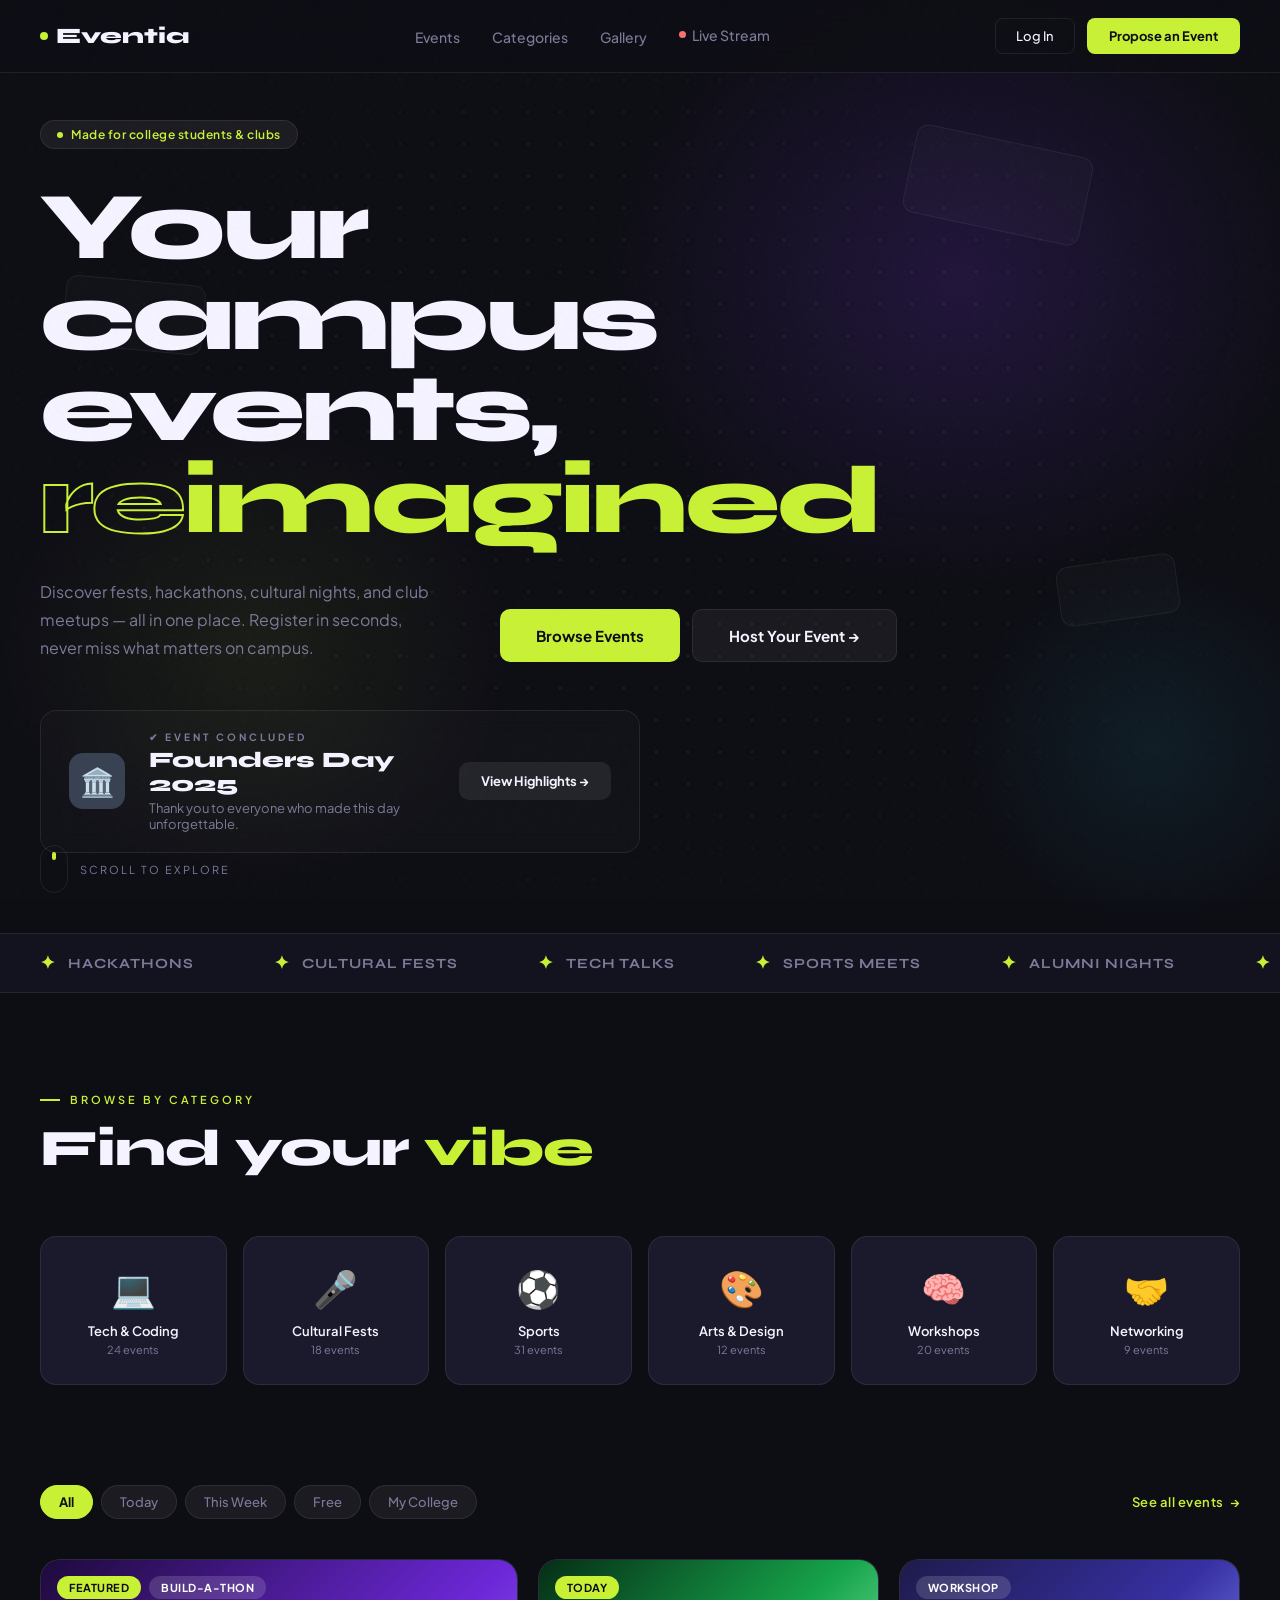
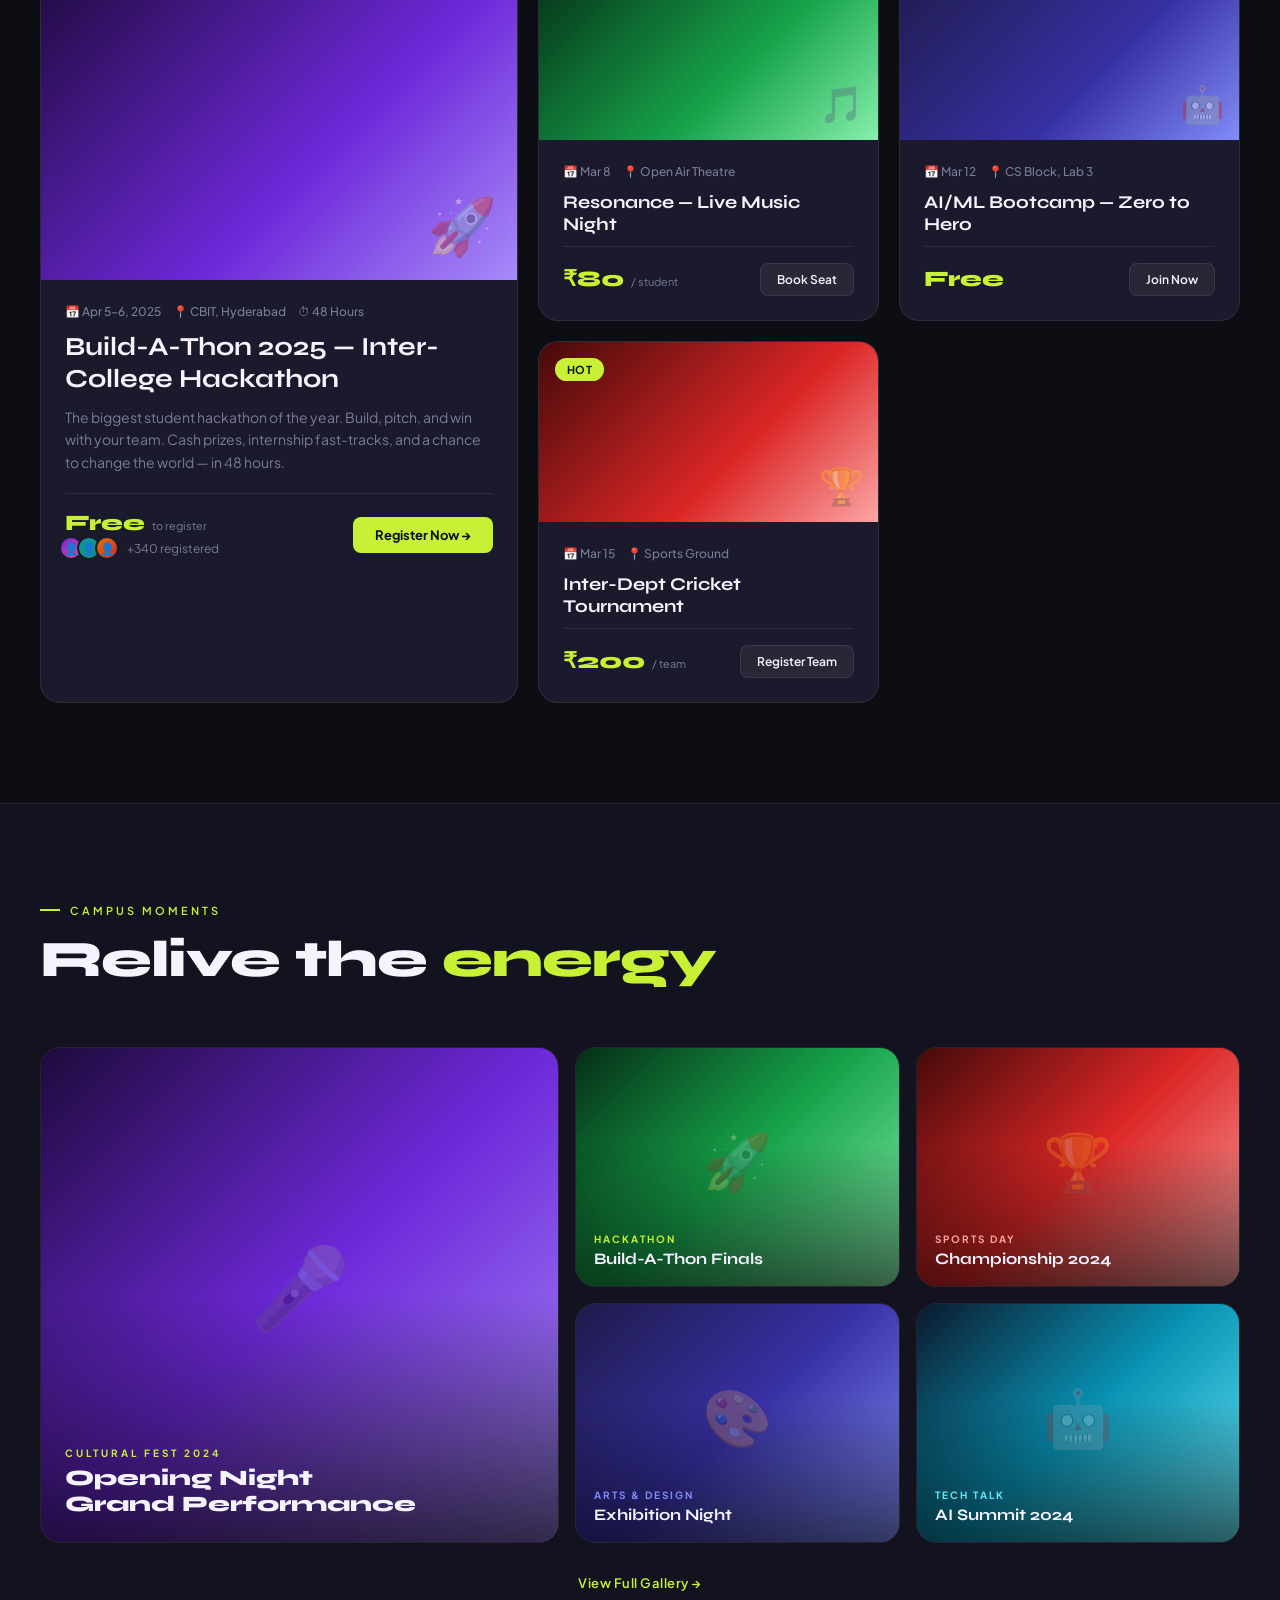
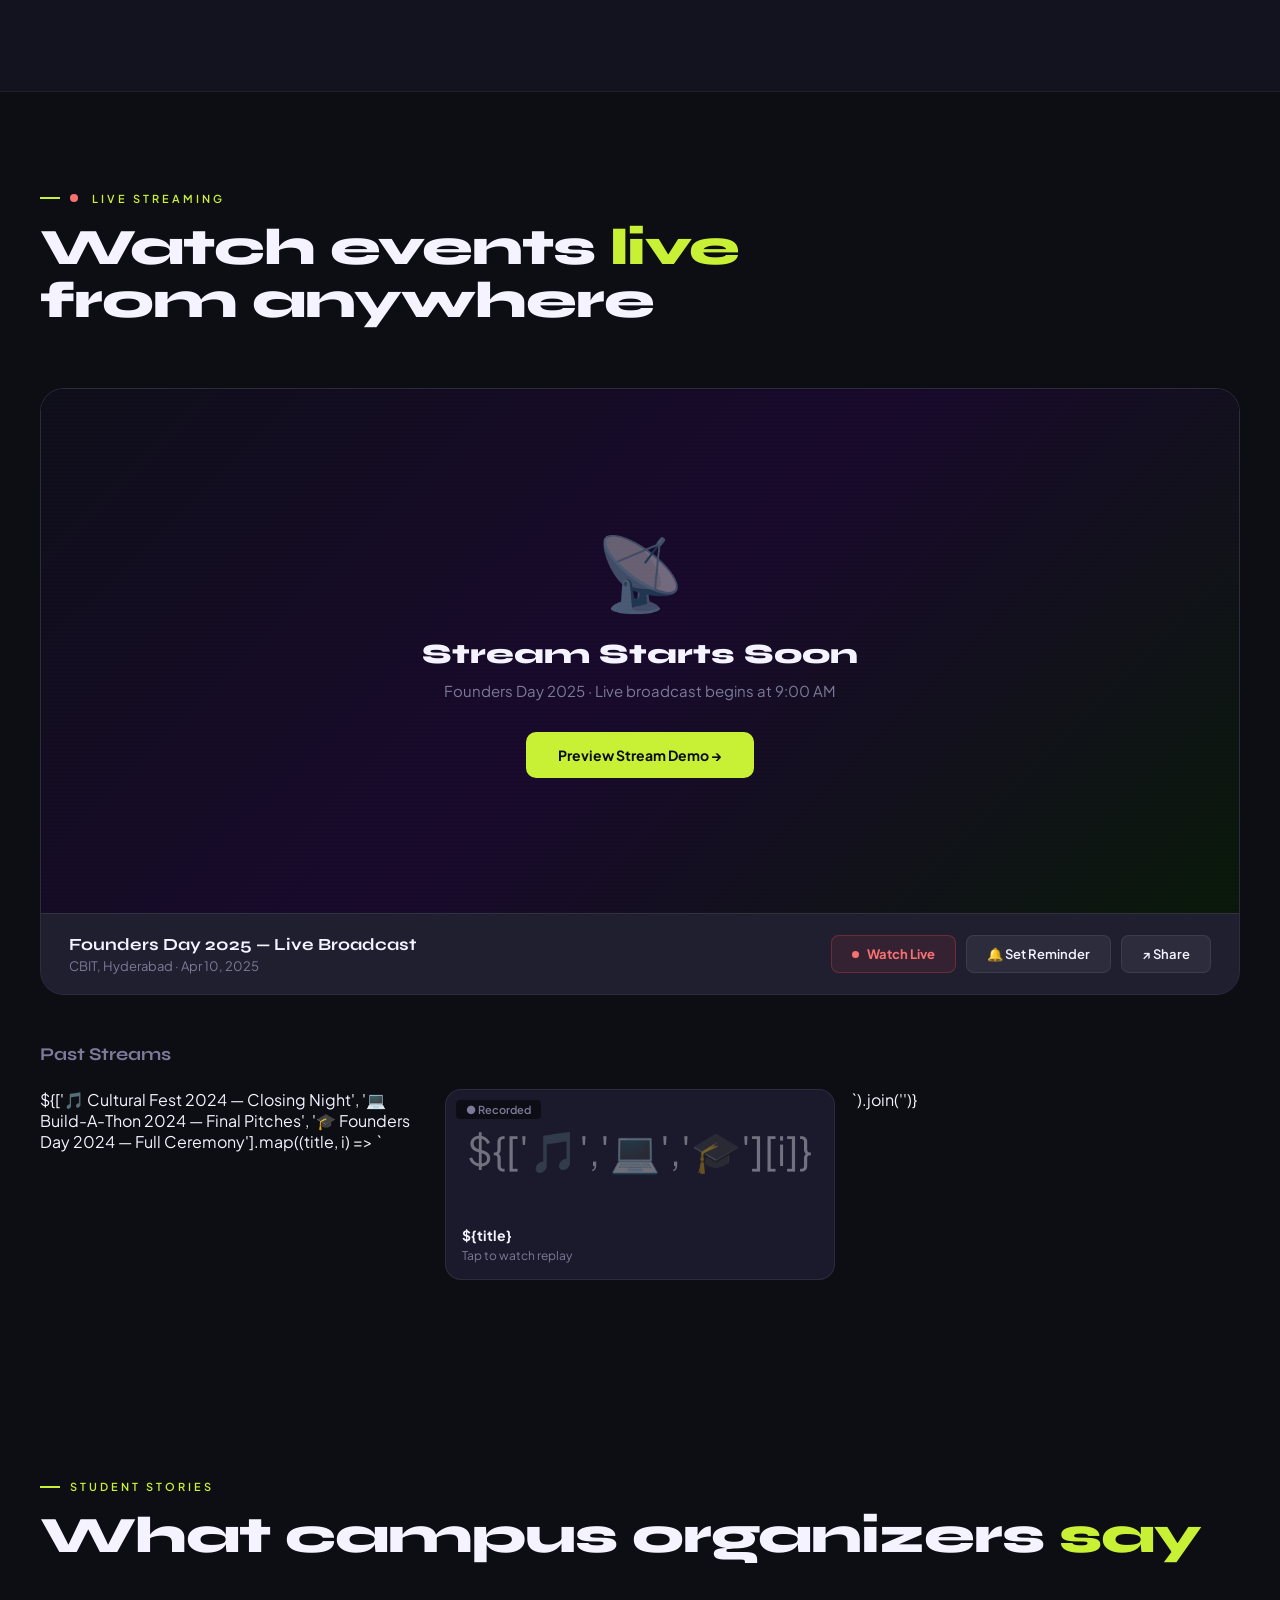
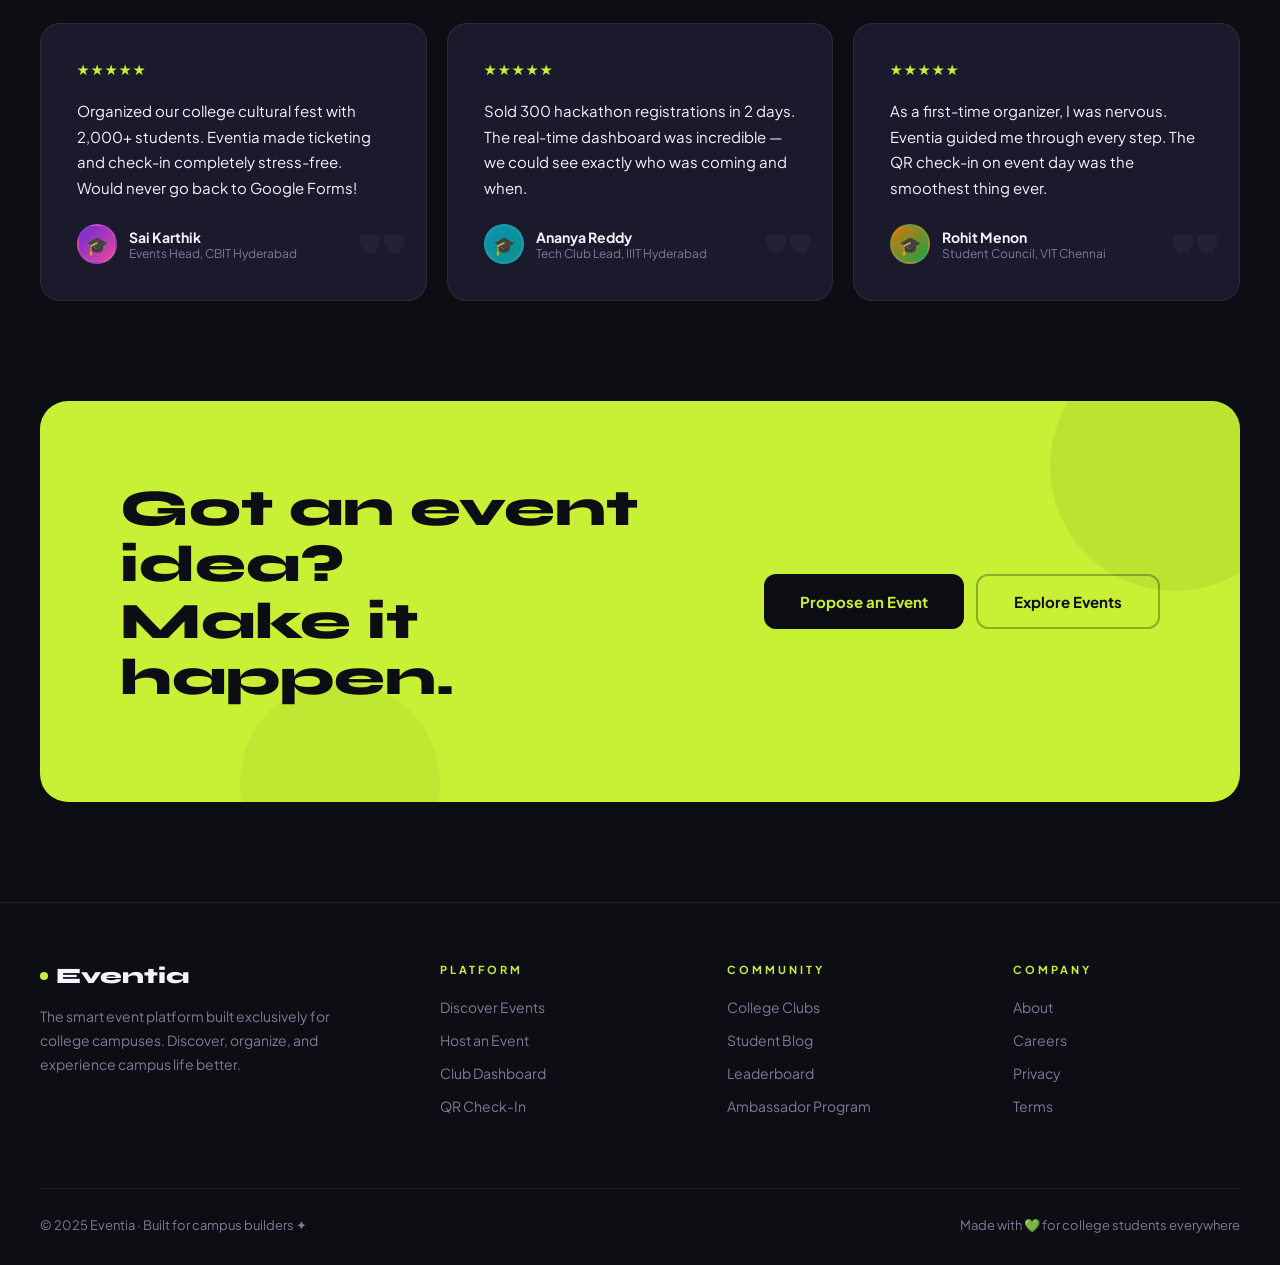
<file: eventia-college.html>
<!DOCTYPE html>
<html lang="en">
<head>
<meta charset="UTF-8">
<meta name="viewport" content="width=device-width, initial-scale=1.0">
<title>Eventia — College Event Hub</title>
<link href="https://fonts.googleapis.com/css2?family=Syne:wght@400;600;700;800&family=Plus+Jakarta+Sans:wght@300;400;500;600&display=swap" rel="stylesheet">
<style>
*,*::before,*::after{margin:0;padding:0;box-sizing:border-box;}

:root{
  --ink:#0d0d14;
  --surface:#13131f;
  --card:#1a1a2c;
  --card2:#1f1f30;
  --lime:#c8f135;
  --lime2:#d8ff50;
  --violet:#7c3aed;
  --violet-soft:rgba(124,58,237,0.15);
  --cyan:#22d3ee;
  --pink:#f472b6;
  --border:rgba(255,255,255,0.08);
  --text:#f4f3ff;
  --muted:#7b7a99;
  --faint:rgba(244,243,255,0.06);
}

html{scroll-behavior:smooth;}
body{
  font-family:'Plus Jakarta Sans',sans-serif;
  background:var(--ink);
  color:var(--text);
  overflow-x:hidden;
}

/* Grain */
body::after{
  content:'';
  position:fixed;inset:0;
  background-image:url("data:image/svg+xml,%3Csvg viewBox='0 0 200 200' xmlns='http://www.w3.org/2000/svg'%3E%3Cfilter id='n'%3E%3CfeTurbulence type='fractalNoise' baseFrequency='0.85' numOctaves='4' stitchTiles='stitch'/%3E%3C/filter%3E%3Crect width='100%25' height='100%25' filter='url(%23n)' opacity='0.04'/%3E%3C/svg%3E");
  pointer-events:none;z-index:999;opacity:0.5;
}

/* ── NAV ── */
nav{
  position:fixed;top:0;left:0;right:0;z-index:800;
  display:flex;align-items:center;justify-content:space-between;
  padding:18px 40px;
  background:rgba(13,13,20,0.85);
  backdrop-filter:blur(24px);
  border-bottom:1px solid var(--border);
}
.logo{
  font-family:'Syne',sans-serif;
  font-weight:800;font-size:22px;
  color:var(--text);text-decoration:none;
  display:flex;align-items:center;gap:8px;
}
.logo-dot{
  width:8px;height:8px;
  background:var(--lime);
  border-radius:50%;
  animation:pulse 2s infinite;
}
@keyframes pulse{0%,100%{box-shadow:0 0 0 0 rgba(200,241,53,0.5);}50%{box-shadow:0 0 0 8px rgba(200,241,53,0);}}

.nav-links{display:flex;gap:32px;list-style:none;}
.nav-links a{
  text-decoration:none;color:var(--muted);
  font-size:14px;font-weight:500;
  transition:color 0.2s;
}
.nav-links a:hover{color:var(--text);}

.nav-right{display:flex;gap:12px;align-items:center;}
.btn-ghost{
  background:transparent;border:1px solid var(--border);
  color:var(--text);padding:9px 20px;
  font-family:'Plus Jakarta Sans',sans-serif;
  font-size:13px;font-weight:500;
  border-radius:8px;cursor:pointer;
  transition:border-color 0.2s,color 0.2s;
}
.btn-ghost:hover{border-color:var(--lime);color:var(--lime);}
.btn-lime{
  background:var(--lime);color:var(--ink);
  border:none;padding:10px 22px;
  font-family:'Plus Jakarta Sans',sans-serif;
  font-size:13px;font-weight:700;
  border-radius:8px;cursor:pointer;
  transition:background 0.2s,transform 0.2s;
}
.btn-lime:hover{background:var(--lime2);transform:translateY(-1px);}

/* ── HERO ── */
.hero{
  min-height:100vh;
  display:flex;flex-direction:column;
  justify-content:center;
  padding:120px 40px 80px;
  position:relative;overflow:hidden;
}

/* Mesh gradient */
.hero-mesh{
  position:absolute;inset:0;
  background:
    radial-gradient(ellipse 50% 60% at 75% 30%, rgba(124,58,237,0.18) 0%, transparent 55%),
    radial-gradient(ellipse 40% 50% at 20% 70%, rgba(200,241,53,0.07) 0%, transparent 50%),
    radial-gradient(ellipse 30% 40% at 90% 80%, rgba(34,211,238,0.08) 0%, transparent 50%);
}

/* Floating ticket shapes */
.ticket-float{
  position:absolute;
  border:1px solid rgba(255,255,255,0.06);
  border-radius:12px;
  background:rgba(255,255,255,0.02);
  pointer-events:none;
}
.tf1{width:180px;height:90px;top:15%;right:15%;transform:rotate(12deg);animation:floatA 7s ease-in-out infinite;}
.tf2{width:120px;height:60px;top:60%;right:8%;transform:rotate(-8deg);animation:floatA 9s ease-in-out infinite reverse;}
.tf3{width:140px;height:70px;top:30%;left:5%;transform:rotate(5deg);animation:floatA 8s ease-in-out infinite 2s;}
@keyframes floatA{0%,100%{transform:translateY(0) rotate(var(--r,12deg));}50%{transform:translateY(-20px) rotate(var(--r,12deg));}}

/* Dot grid */
.hero-dots{
  position:absolute;inset:0;
  background-image:radial-gradient(rgba(255,255,255,0.08) 1px, transparent 1px);
  background-size:32px 32px;
  mask-image:radial-gradient(ellipse 80% 80% at 50% 50%, black 40%, transparent 80%);
}

.hero-tag{
  display:inline-flex;align-items:center;gap:8px;
  background:var(--faint);border:1px solid var(--border);
  border-radius:100px;padding:6px 16px;
  font-size:12px;font-weight:600;letter-spacing:0.5px;
  color:var(--lime);margin-bottom:32px;
  width:fit-content;
  opacity:0;animation:slideIn 0.7s 0.2s forwards;
}
.hero-tag-dot{width:6px;height:6px;background:var(--lime);border-radius:50%;}

.hero h1{
  font-family:'Syne',sans-serif;
  font-weight:800;
  font-size:clamp(52px,7.5vw,110px);
  line-height:0.95;
  letter-spacing:-3px;
  max-width:850px;
  margin-bottom:32px;
  opacity:0;animation:slideIn 0.8s 0.35s forwards;
}
.hero h1 .accent{
  -webkit-text-stroke:2px var(--lime);
  color:transparent;
}
.hero h1 .accent2{color:var(--lime);}

.hero-body{
  display:flex;align-items:flex-end;gap:60px;
  opacity:0;animation:slideIn 0.8s 0.5s forwards;
}
.hero-desc{
  max-width:400px;
  color:var(--muted);font-size:16px;line-height:1.75;font-weight:400;
}
.hero-actions{display:flex;gap:12px;flex-shrink:0;}
.btn-big{
  padding:16px 36px;font-family:'Plus Jakarta Sans',sans-serif;
  font-size:15px;font-weight:700;border-radius:10px;cursor:pointer;
  transition:all 0.25s;
}
.btn-big-lime{background:var(--lime);color:var(--ink);border:none;}
.btn-big-lime:hover{background:var(--lime2);transform:translateY(-2px);box-shadow:0 12px 40px rgba(200,241,53,0.25);}
.btn-big-ghost{
  background:rgba(255,255,255,0.05);
  color:var(--text);border:1px solid var(--border);
}
.btn-big-ghost:hover{border-color:rgba(255,255,255,0.2);}

/* scroll indicator */
.hero-scroll{
  position:absolute;bottom:40px;left:40px;
  display:flex;align-items:center;gap:12px;
  opacity:0;animation:fadeIn 1s 1s forwards;
}
.scroll-pill{
  width:28px;height:48px;
  border:1px solid var(--border);
  border-radius:100px;
  position:relative;overflow:hidden;
}
.scroll-pill::after{
  content:'';
  position:absolute;top:6px;left:50%;transform:translateX(-50%);
  width:4px;height:8px;border-radius:4px;
  background:var(--lime);
  animation:scrollDot 1.8s ease-in-out infinite;
}
@keyframes scrollDot{0%{top:6px;opacity:1;}80%{top:26px;opacity:0;}100%{top:6px;opacity:0;}}
.hero-scroll span{font-size:11px;letter-spacing:2px;text-transform:uppercase;color:var(--muted);}

/* ── MARQUEE ── */
.marquee-wrap{
  border-top:1px solid var(--border);
  border-bottom:1px solid var(--border);
  overflow:hidden;
  padding:18px 0;
  background:var(--surface);
}
.marquee-track{
  display:flex;gap:0;
  animation:marquee 20s linear infinite;
  width:max-content;
}
@keyframes marquee{from{transform:translateX(0);}to{transform:translateX(-50%)}}
.marquee-item{
  display:flex;align-items:center;gap:12px;
  padding:0 40px;
  font-family:'Syne',sans-serif;
  font-size:14px;font-weight:700;letter-spacing:1px;
  text-transform:uppercase;color:var(--muted);
  white-space:nowrap;
}
.marquee-item .dot{color:var(--lime);font-size:18px;}

/* ── CATEGORIES ── */
.categories{padding:100px 40px;}
.sec-label{
  font-size:11px;letter-spacing:3px;text-transform:uppercase;
  color:var(--lime);font-weight:600;margin-bottom:16px;
  display:flex;align-items:center;gap:10px;
}
.sec-label::before{content:'';display:block;width:20px;height:2px;background:var(--lime);}
.sec-title{
  font-family:'Syne',sans-serif;font-weight:800;
  font-size:clamp(32px,4vw,56px);
  line-height:1.05;letter-spacing:-1px;
  margin-bottom:60px;
}
.sec-title span{color:var(--lime);}

.cat-grid{
  display:grid;
  grid-template-columns:repeat(6,1fr);
  gap:16px;
}
.cat-card{
  background:var(--card);
  border:1px solid var(--border);
  border-radius:16px;
  padding:28px 20px;
  text-align:center;
  cursor:pointer;
  transition:all 0.3s;
  position:relative;overflow:hidden;
}
.cat-card::before{
  content:'';position:absolute;inset:0;border-radius:16px;
  opacity:0;transition:opacity 0.3s;
}
.cat-card:nth-child(1)::before{background:rgba(200,241,53,0.08);}
.cat-card:nth-child(2)::before{background:rgba(124,58,237,0.12);}
.cat-card:nth-child(3)::before{background:rgba(34,211,238,0.08);}
.cat-card:nth-child(4)::before{background:rgba(244,114,182,0.08);}
.cat-card:nth-child(5)::before{background:rgba(251,146,60,0.08);}
.cat-card:nth-child(6)::before{background:rgba(52,211,153,0.08);}
.cat-card:hover{border-color:rgba(255,255,255,0.15);transform:translateY(-4px);}
.cat-card:hover::before{opacity:1;}
.cat-emoji{font-size:36px;margin-bottom:12px;display:block;}
.cat-name{font-size:13px;font-weight:600;color:var(--text);}
.cat-count{font-size:11px;color:var(--muted);margin-top:4px;}

/* ── EVENTS ── */
.events-section{
  padding:0 40px 100px;
  background:var(--ink);
}
.events-topbar{
  display:flex;align-items:center;justify-content:space-between;
  margin-bottom:40px;
}
.filter-chips{display:flex;gap:8px;}
.chip{
  background:var(--faint);border:1px solid var(--border);
  border-radius:100px;padding:8px 18px;
  font-size:13px;font-weight:500;color:var(--muted);
  cursor:pointer;transition:all 0.2s;
}
.chip.active,.chip:hover{
  background:var(--lime);color:var(--ink);
  border-color:var(--lime);font-weight:700;
}
.link-all{
  color:var(--lime);font-size:13px;font-weight:600;
  text-decoration:none;letter-spacing:0.5px;
  display:flex;align-items:center;gap:6px;transition:gap 0.2s;
}
.link-all:hover{gap:10px;}

.events-grid{
  display:grid;
  grid-template-columns:1.4fr 1fr 1fr;
  gap:20px;
}

/* Featured (large) card */
.event-card{
  background:var(--card);
  border:1px solid var(--border);
  border-radius:20px;overflow:hidden;
  transition:border-color 0.3s,transform 0.35s;
  cursor:pointer;
}
.event-card:hover{border-color:rgba(200,241,53,0.2);transform:translateY(-5px);}
.event-card.featured{grid-row:span 2;}
.ev-img{
  position:relative;overflow:hidden;
}
.event-card.featured .ev-img{height:320px;}
.event-card:not(.featured) .ev-img{height:180px;}
.ev-img-bg{
  position:absolute;inset:0;
  transition:transform 0.6s ease;
}
.event-card:hover .ev-img-bg{transform:scale(1.06);}
.bg1{background:linear-gradient(135deg,#1e0a3c 0%,#6d28d9 60%,#a78bfa 100%);}
.bg2{background:linear-gradient(135deg,#052e16 0%,#16a34a 60%,#86efac 100%);}
.bg3{background:linear-gradient(135deg,#1e1b4b 0%,#3730a3 60%,#818cf8 100%);}
.bg4{background:linear-gradient(135deg,#450a0a 0%,#dc2626 60%,#fca5a5 100%);}
.ev-badge-wrap{
  position:absolute;top:16px;left:16px;
  display:flex;gap:8px;
}
.ev-badge{
  padding:5px 12px;border-radius:100px;
  font-size:11px;font-weight:700;letter-spacing:0.5px;text-transform:uppercase;
}
.badge-lime{background:var(--lime);color:var(--ink);}
.badge-glass{background:rgba(255,255,255,0.15);color:white;backdrop-filter:blur(8px);}
.ev-emoji-big{
  position:absolute;bottom:20px;right:20px;
  font-size:56px;opacity:0.4;
}
.ev-emoji-sm{
  position:absolute;bottom:14px;right:14px;
  font-size:36px;opacity:0.4;
}
.ev-body{padding:24px;}
.ev-meta{
  display:flex;flex-wrap:wrap;gap:12px;
  margin-bottom:12px;
}
.ev-meta-item{
  display:flex;align-items:center;gap:5px;
  font-size:12px;color:var(--muted);font-weight:500;
}
.ev-title{
  font-family:'Syne',sans-serif;font-weight:700;
  line-height:1.25;margin-bottom:10px;
}
.event-card.featured .ev-title{font-size:26px;}
.event-card:not(.featured) .ev-title{font-size:18px;}
.ev-desc{
  color:var(--muted);font-size:14px;line-height:1.6;
  margin-bottom:20px;font-weight:400;
}
.event-card:not(.featured) .ev-desc{display:none;}
.ev-footer{
  display:flex;align-items:center;justify-content:space-between;
  border-top:1px solid var(--border);padding-top:16px;margin-top:4px;
}
.ev-price{
  font-family:'Syne',sans-serif;font-weight:800;
  color:var(--lime);font-size:22px;
}
.ev-price small{font-family:'Plus Jakarta Sans',sans-serif;font-size:11px;color:var(--muted);font-weight:400;}
.ev-reg{
  display:flex;align-items:center;gap:8px;
  font-size:12px;color:var(--muted);
}
.ev-avatars{display:flex;}
.ev-avatar{
  width:24px;height:24px;border-radius:50%;
  border:2px solid var(--card);
  margin-left:-6px;font-size:12px;
  display:flex;align-items:center;justify-content:center;
}
.av1{background:linear-gradient(135deg,#6d28d9,#ec4899);}
.av2{background:linear-gradient(135deg,#0891b2,#16a34a);}
.av3{background:linear-gradient(135deg,#d97706,#dc2626);}
.btn-register{
  background:var(--lime);color:var(--ink);
  border:none;border-radius:8px;
  padding:10px 22px;font-family:'Plus Jakarta Sans',sans-serif;
  font-size:13px;font-weight:700;cursor:pointer;
  transition:all 0.2s;flex-shrink:0;
}
.btn-register:hover{background:var(--lime2);transform:scale(1.03);}
.btn-register-sm{
  background:var(--faint);color:var(--text);
  border:1px solid var(--border);
  border-radius:8px;padding:8px 16px;
  font-family:'Plus Jakarta Sans',sans-serif;
  font-size:12px;font-weight:600;cursor:pointer;
  transition:all 0.2s;
}
.btn-register-sm:hover{background:var(--lime);color:var(--ink);border-color:var(--lime);}

/* ── STATS BAND ── */
.stats-band{
  margin:0 40px;
  background:var(--card);border-radius:24px;
  border:1px solid var(--border);
  display:grid;grid-template-columns:repeat(4,1fr);
  overflow:hidden;
  margin-bottom:100px;
}
.stat-item{
  padding:48px 40px;
  border-right:1px solid var(--border);
  transition:background 0.3s;
}
.stat-item:last-child{border-right:none;}
.stat-item:hover{background:var(--faint);}
.stat-n{
  font-family:'Syne',sans-serif;font-weight:800;
  font-size:52px;color:var(--lime);line-height:1;
  margin-bottom:8px;
}
.stat-l{font-size:13px;color:var(--muted);font-weight:500;}

/* ── HOW IT WORKS ── */
.how{
  padding:100px 40px;
  background:var(--surface);
  border-top:1px solid var(--border);
  border-bottom:1px solid var(--border);
}
.how-grid{
  display:grid;
  grid-template-columns:1fr 1fr;
  gap:80px;
  align-items:center;
  margin-top:60px;
}
.steps-list{display:flex;flex-direction:column;gap:0;}
.step-item{
  display:flex;gap:24px;
  padding:28px 0;
  border-bottom:1px solid var(--border);
  transition:background 0.2s;
}
.step-item:last-child{border-bottom:none;}
.step-num-box{
  width:48px;height:48px;flex-shrink:0;
  border:1px solid var(--border);border-radius:12px;
  display:flex;align-items:center;justify-content:center;
  font-family:'Syne',sans-serif;font-weight:800;
  font-size:16px;color:var(--lime);
  transition:background 0.3s,border-color 0.3s;
}
.step-item:hover .step-num-box{background:var(--lime);color:var(--ink);border-color:var(--lime);}
.step-content-title{font-family:'Syne',sans-serif;font-weight:700;font-size:18px;margin-bottom:6px;}
.step-content-desc{color:var(--muted);font-size:14px;line-height:1.6;}

/* Visual side */
.how-visual{
  background:var(--card);border-radius:24px;border:1px solid var(--border);
  padding:40px;position:relative;overflow:hidden;
}
.how-visual::before{
  content:'';position:absolute;top:-80px;right:-80px;
  width:200px;height:200px;border-radius:50%;
  background:radial-gradient(circle,rgba(200,241,53,0.15),transparent);
}
.dashboard-mock{display:flex;flex-direction:column;gap:16px;}
.mock-row{
  display:flex;gap:12px;
}
.mock-card{
  background:var(--card2);border-radius:12px;border:1px solid var(--border);
  padding:16px;flex:1;
}
.mock-label{font-size:11px;color:var(--muted);margin-bottom:8px;text-transform:uppercase;letter-spacing:1px;}
.mock-val{
  font-family:'Syne',sans-serif;font-weight:700;
  font-size:26px;color:var(--lime);
}
.mock-sub{font-size:11px;color:var(--muted);margin-top:4px;}
.mock-bar-wrap{background:rgba(255,255,255,0.05);border-radius:4px;height:6px;margin-top:10px;overflow:hidden;}
.mock-bar{height:100%;border-radius:4px;background:linear-gradient(90deg,var(--lime),var(--cyan));}
.mock-event-row{
  display:flex;align-items:center;gap:12px;
  padding:12px;background:var(--card2);
  border-radius:10px;border:1px solid var(--border);
}
.mock-ev-dot{width:10px;height:10px;border-radius:50%;flex-shrink:0;}
.mock-ev-name{font-size:13px;font-weight:600;flex:1;}
.mock-ev-count{font-size:12px;color:var(--lime);font-weight:700;}

/* ── TESTIMONIALS ── */
.testimonials{padding:100px 40px;}
.test-grid{
  display:grid;
  grid-template-columns:repeat(3,1fr);
  gap:20px;
  margin-top:60px;
}
.test-card{
  background:var(--card);border:1px solid var(--border);
  border-radius:20px;padding:36px;
  position:relative;overflow:hidden;
  transition:border-color 0.3s,transform 0.3s;
}
.test-card:hover{border-color:rgba(200,241,53,0.2);transform:translateY(-4px);}
.test-stars{color:var(--lime);font-size:14px;margin-bottom:20px;letter-spacing:2px;}
.test-text{
  font-size:15px;line-height:1.7;color:var(--text);
  margin-bottom:24px;font-weight:400;
}
.test-author{display:flex;align-items:center;gap:12px;}
.test-avatar{
  width:40px;height:40px;border-radius:50%;
  display:flex;align-items:center;justify-content:center;
  font-size:18px;border:2px solid var(--border);
}
.t1{background:linear-gradient(135deg,#6d28d9,#ec4899);}
.t2{background:linear-gradient(135deg,#0891b2,#0d9488);}
.t3{background:linear-gradient(135deg,#d97706,#16a34a);}
.test-name{font-weight:700;font-size:14px;}
.test-college{font-size:12px;color:var(--muted);}
.test-corner{
  position:absolute;bottom:-10px;right:20px;
  font-size:80px;opacity:0.04;
  font-family:'Syne',sans-serif;font-weight:800;
}

/* ── CTA ── */
.cta{
  margin:0 40px 100px;
  background:var(--lime);
  border-radius:28px;
  padding:80px;
  display:flex;align-items:center;justify-content:space-between;gap:60px;
  position:relative;overflow:hidden;
}
.cta::before{
  content:'';position:absolute;top:-60px;right:-60px;
  width:250px;height:250px;border-radius:50%;
  background:rgba(0,0,0,0.06);
}
.cta::after{
  content:'';position:absolute;bottom:-80px;left:200px;
  width:200px;height:200px;border-radius:50%;
  background:rgba(0,0,0,0.04);
}
.cta-text h2{
  font-family:'Syne',sans-serif;font-weight:800;
  font-size:clamp(32px,4vw,52px);color:var(--ink);
  line-height:1.1;margin-bottom:16px;
}
.cta-text p{font-size:16px;color:rgba(13,13,20,0.6);max-width:380px;line-height:1.6;}
.cta-btns{display:flex;gap:12px;flex-shrink:0;position:relative;z-index:1;}
.btn-cta-dark{
  background:var(--ink);color:var(--lime);
  border:none;border-radius:12px;
  padding:16px 36px;font-family:'Plus Jakarta Sans',sans-serif;
  font-size:15px;font-weight:700;cursor:pointer;
  transition:all 0.25s;white-space:nowrap;
}
.btn-cta-dark:hover{transform:scale(1.04);box-shadow:0 8px 30px rgba(0,0,0,0.3);}
.btn-cta-outline{
  background:transparent;color:var(--ink);
  border:2px solid rgba(13,13,20,0.3);border-radius:12px;
  padding:16px 36px;font-family:'Plus Jakarta Sans',sans-serif;
  font-size:15px;font-weight:700;cursor:pointer;
  transition:all 0.25s;white-space:nowrap;
}
.btn-cta-outline:hover{border-color:var(--ink);}

/* ── FOOTER ── */
footer{
  border-top:1px solid var(--border);
  padding:60px 40px 32px;
}
.footer-top{
  display:grid;grid-template-columns:1.5fr 1fr 1fr 1fr;
  gap:60px;margin-bottom:60px;
}
.footer-logo{
  font-family:'Syne',sans-serif;font-weight:800;
  font-size:22px;color:var(--text);
  display:flex;align-items:center;gap:8px;
  margin-bottom:16px;
}
.footer-desc{color:var(--muted);font-size:14px;line-height:1.7;}
.footer-col h5{
  font-size:11px;letter-spacing:3px;text-transform:uppercase;
  color:var(--lime);font-weight:700;margin-bottom:20px;
}
.footer-col ul{list-style:none;}
.footer-col li{margin-bottom:12px;}
.footer-col a{
  color:var(--muted);text-decoration:none;font-size:14px;
  transition:color 0.2s;
}
.footer-col a:hover{color:var(--text);}
.footer-bottom{
  border-top:1px solid var(--border);padding-top:28px;
  display:flex;align-items:center;justify-content:space-between;
}
.footer-bottom p{font-size:13px;color:var(--muted);}

/* Animations */
@keyframes slideIn{from{opacity:0;transform:translateY(28px);}to{opacity:1;transform:translateY(0);}}
@keyframes fadeIn{from{opacity:0;}to{opacity:1;}}

.reveal{opacity:0;transform:translateY(24px);transition:opacity 0.65s ease,transform 0.65s ease;}
.reveal.in{opacity:1;transform:translateY(0);}
.d1{transition-delay:0.1s;}.d2{transition-delay:0.2s;}.d3{transition-delay:0.3s;}.d4{transition-delay:0.4s;}.d5{transition-delay:0.5s;}
@keyframes livePulse{0%{box-shadow:0 0 0 0 rgba(34,197,94,0.5);}70%{box-shadow:0 0 0 14px rgba(34,197,94,0);}100%{box-shadow:0 0 0 0 rgba(34,197,94,0);}}
</style>
</head>
<body>

<!-- NAV -->
<nav>
  <a href="#" class="logo"><div class="logo-dot"></div>Eventia</a>
  <ul class="nav-links">
    <li><a href="#events">Events</a></li>
    <li><a href="#categories">Categories</a></li>
    <li><a href="#gallery">Gallery</a></li>
    <li><a href="#livestream" style="display:flex;align-items:center;gap:6px;">
      <span style="width:7px;height:7px;background:#f87171;border-radius:50%;display:inline-block;animation:livePulse 1.6s infinite;"></span>
      Live Stream
    </a></li>
  </ul>
  <div class="nav-right">
    <button class="btn-ghost">Log In</button>
    <button class="btn-lime" onclick="window.open('propose.html','_blank')">Propose an Event</button>
  </div>
</nav>

<!-- HERO -->
<section class="hero">
  <div class="hero-mesh"></div>
  <div class="hero-dots"></div>
  <div class="ticket-float tf1"></div>
  <div class="ticket-float tf2"></div>
  <div class="ticket-float tf3"></div>

  <div class="hero-tag"><div class="hero-tag-dot"></div> Made for college students & clubs</div>

  <h1>Your campus<br>events, <span class="accent">re</span><span class="accent2">imagined</span></h1>

  <div class="hero-body">
    <p class="hero-desc">Discover fests, hackathons, cultural nights, and club meetups — all in one place. Register in seconds, never miss what matters on campus.</p>
    <div class="hero-actions">
      <button class="btn-big btn-big-lime">Browse Events</button>
      <button class="btn-big btn-big-ghost">Host Your Event →</button>
    </div>
  </div>

  <!-- Foundersday Card — Dynamic -->
  <div id="foundersday-card" style="
    margin-top:48px;
    display:inline-flex;align-items:center;gap:24px;
    border-radius:16px;
    padding:20px 28px;
    backdrop-filter:blur(12px);
    opacity:0;animation:slideIn 0.8s 0.7s forwards;
    position:relative;overflow:hidden;
    max-width:600px;
    transition:border-color 0.5s, background 0.5s;
  "></div>

  <div class="hero-scroll">
    <div class="scroll-pill"></div>
    <span>Scroll to explore</span>
  </div>
</section>

<!-- MARQUEE -->
<div class="marquee-wrap">
  <div class="marquee-track">
    <div class="marquee-item"><span class="dot">✦</span> Hackathons</div>
    <div class="marquee-item"><span class="dot">✦</span> Cultural Fests</div>
    <div class="marquee-item"><span class="dot">✦</span> Tech Talks</div>
    <div class="marquee-item"><span class="dot">✦</span> Sports Meets</div>
    <div class="marquee-item"><span class="dot">✦</span> Alumni Nights</div>
    <div class="marquee-item"><span class="dot">✦</span> Club Meetups</div>
    <div class="marquee-item"><span class="dot">✦</span> Workshops</div>
    <div class="marquee-item"><span class="dot">✦</span> Competitions</div>
    <div class="marquee-item"><span class="dot">✦</span> Hackathons</div>
    <div class="marquee-item"><span class="dot">✦</span> Cultural Fests</div>
    <div class="marquee-item"><span class="dot">✦</span> Tech Talks</div>
    <div class="marquee-item"><span class="dot">✦</span> Sports Meets</div>
    <div class="marquee-item"><span class="dot">✦</span> Alumni Nights</div>
    <div class="marquee-item"><span class="dot">✦</span> Club Meetups</div>
    <div class="marquee-item"><span class="dot">✦</span> Workshops</div>
    <div class="marquee-item"><span class="dot">✦</span> Competitions</div>
  </div>
</div>

<!-- CATEGORIES -->
<section class="categories" id="categories">
  <div class="sec-label reveal">Browse by Category</div>
  <h2 class="sec-title reveal">Find your <span>vibe</span></h2>
  <div class="cat-grid">
    <div class="cat-card reveal"><span class="cat-emoji">💻</span><div class="cat-name">Tech & Coding</div><div class="cat-count">24 events</div></div>
    <div class="cat-card reveal d1"><span class="cat-emoji">🎤</span><div class="cat-name">Cultural Fests</div><div class="cat-count">18 events</div></div>
    <div class="cat-card reveal d2"><span class="cat-emoji">⚽</span><div class="cat-name">Sports</div><div class="cat-count">31 events</div></div>
    <div class="cat-card reveal d3"><span class="cat-emoji">🎨</span><div class="cat-name">Arts & Design</div><div class="cat-count">12 events</div></div>
    <div class="cat-card reveal d4"><span class="cat-emoji">🧠</span><div class="cat-name">Workshops</div><div class="cat-count">20 events</div></div>
    <div class="cat-card reveal d5"><span class="cat-emoji">🤝</span><div class="cat-name">Networking</div><div class="cat-count">9 events</div></div>
  </div>
</section>

<!-- EVENTS -->
<section class="events-section" id="events">
  <div class="events-topbar reveal">
    <div class="filter-chips">
      <div class="chip active">All</div>
      <div class="chip">Today</div>
      <div class="chip">This Week</div>
      <div class="chip">Free</div>
      <div class="chip">My College</div>
    </div>
    <a href="#" class="link-all">See all events <span>→</span></a>
  </div>

  <div class="events-grid">
    <!-- Featured -->
    <div class="event-card featured reveal">
      <div class="ev-img">
        <div class="ev-img-bg bg1"></div>
        <div class="ev-badge-wrap">
          <span class="ev-badge badge-lime">Featured</span>
          <span class="ev-badge badge-glass">Build-A-Thon</span>
        </div>
        <div class="ev-emoji-big">🚀</div>
      </div>
      <div class="ev-body">
        <div class="ev-meta">
          <div class="ev-meta-item">📅 Apr 5–6, 2025</div>
          <div class="ev-meta-item">📍 CBIT, Hyderabad</div>
          <div class="ev-meta-item">⏱ 48 Hours</div>
        </div>
        <div class="ev-title">Build-A-Thon 2025 — Inter-College Hackathon</div>
        <p class="ev-desc">The biggest student hackathon of the year. Build, pitch, and win with your team. Cash prizes, internship fast-tracks, and a chance to change the world — in 48 hours.</p>
        <div class="ev-footer">
          <div>
            <div class="ev-price">Free <small>to register</small></div>
            <div class="ev-reg">
              <div class="ev-avatars">
                <div class="ev-avatar av1">👤</div>
                <div class="ev-avatar av2">👤</div>
                <div class="ev-avatar av3">👤</div>
              </div>
              <span style="font-size:12px;color:var(--muted);">+340 registered</span>
            </div>
          </div>
          <button class="btn-register">Register Now →</button>
        </div>
      </div>
    </div>

    <!-- Card 2 -->
    <div class="event-card reveal d1">
      <div class="ev-img">
        <div class="ev-img-bg bg2"></div>
        <div class="ev-badge-wrap"><span class="ev-badge badge-lime">Today</span></div>
        <div class="ev-emoji-sm">🎵</div>
      </div>
      <div class="ev-body">
        <div class="ev-meta">
          <div class="ev-meta-item">📅 Mar 8</div>
          <div class="ev-meta-item">📍 Open Air Theatre</div>
        </div>
        <div class="ev-title">Resonance — Live Music Night</div>
        <div class="ev-footer">
          <div class="ev-price">₹80 <small>/ student</small></div>
          <button class="btn-register-sm">Book Seat</button>
        </div>
      </div>
    </div>

    <!-- Card 3 -->
    <div class="event-card reveal d2">
      <div class="ev-img">
        <div class="ev-img-bg bg3"></div>
        <div class="ev-badge-wrap"><span class="ev-badge badge-glass">Workshop</span></div>
        <div class="ev-emoji-sm">🤖</div>
      </div>
      <div class="ev-body">
        <div class="ev-meta">
          <div class="ev-meta-item">📅 Mar 12</div>
          <div class="ev-meta-item">📍 CS Block, Lab 3</div>
        </div>
        <div class="ev-title">AI/ML Bootcamp — Zero to Hero</div>
        <div class="ev-footer">
          <div class="ev-price">Free <small></small></div>
          <button class="btn-register-sm">Join Now</button>
        </div>
      </div>
    </div>

    <!-- Card 4 -->
    <div class="event-card reveal d3">
      <div class="ev-img">
        <div class="ev-img-bg bg4"></div>
        <div class="ev-badge-wrap"><span class="ev-badge badge-lime">Hot</span></div>
        <div class="ev-emoji-sm">🏆</div>
      </div>
      <div class="ev-body">
        <div class="ev-meta">
          <div class="ev-meta-item">📅 Mar 15</div>
          <div class="ev-meta-item">📍 Sports Ground</div>
        </div>
        <div class="ev-title">Inter-Dept Cricket Tournament</div>
        <div class="ev-footer">
          <div class="ev-price">₹200 <small>/ team</small></div>
          <button class="btn-register-sm">Register Team</button>
        </div>
      </div>
    </div>
  </div>
</section>






<!-- GALLERY -->
<section id="gallery" style="padding:100px 40px;background:var(--surface);border-top:1px solid var(--border);">
  <div class="sec-label reveal">Campus Moments</div>
  <h2 class="sec-title reveal">Relive the <span>energy</span></h2>

  <div style="display:grid;grid-template-columns:1.6fr 1fr 1fr;grid-template-rows:240px 240px;gap:16px;margin-top:60px;" class="reveal">

    <!-- Big left -->
    <div style="grid-row:span 2;border-radius:20px;overflow:hidden;position:relative;cursor:pointer;border:1px solid var(--border);" class="gal-card">
      <div style="position:absolute;inset:0;background:linear-gradient(135deg,#1e0a3c,#6d28d9,#a78bfa);"></div>
      <div style="position:absolute;inset:0;background:linear-gradient(to top,rgba(0,0,0,0.7) 0%,transparent 50%);"></div>
      <div style="position:absolute;font-size:80px;top:50%;left:50%;transform:translate(-50%,-60%);opacity:0.25;">🎤</div>
      <div style="position:absolute;bottom:24px;left:24px;">
        <div style="font-size:10px;letter-spacing:3px;text-transform:uppercase;color:var(--lime);font-weight:700;margin-bottom:6px;">Cultural Fest 2024</div>
        <div style="font-family:'Syne',sans-serif;font-weight:800;font-size:22px;line-height:1.2;">Opening Night<br>Grand Performance</div>
      </div>
      <div class="gal-overlay"></div>
    </div>

    <!-- Top mid -->
    <div style="border-radius:20px;overflow:hidden;position:relative;cursor:pointer;border:1px solid var(--border);" class="gal-card">
      <div style="position:absolute;inset:0;background:linear-gradient(135deg,#052e16,#16a34a,#86efac);"></div>
      <div style="position:absolute;inset:0;background:linear-gradient(to top,rgba(0,0,0,0.6) 0%,transparent 60%);"></div>
      <div style="position:absolute;font-size:56px;top:50%;left:50%;transform:translate(-50%,-60%);opacity:0.25;">🚀</div>
      <div style="position:absolute;bottom:18px;left:18px;">
        <div style="font-size:10px;letter-spacing:2px;text-transform:uppercase;color:var(--lime);font-weight:700;margin-bottom:4px;">Hackathon</div>
        <div style="font-family:'Syne',sans-serif;font-weight:700;font-size:16px;">Build-A-Thon Finals</div>
      </div>
      <div class="gal-overlay"></div>
    </div>

    <!-- Top right -->
    <div style="border-radius:20px;overflow:hidden;position:relative;cursor:pointer;border:1px solid var(--border);" class="gal-card">
      <div style="position:absolute;inset:0;background:linear-gradient(135deg,#450a0a,#dc2626,#fca5a5);"></div>
      <div style="position:absolute;inset:0;background:linear-gradient(to top,rgba(0,0,0,0.6) 0%,transparent 60%);"></div>
      <div style="position:absolute;font-size:56px;top:50%;left:50%;transform:translate(-50%,-60%);opacity:0.25;">🏆</div>
      <div style="position:absolute;bottom:18px;left:18px;">
        <div style="font-size:10px;letter-spacing:2px;text-transform:uppercase;color:#fca5a5;font-weight:700;margin-bottom:4px;">Sports Day</div>
        <div style="font-family:'Syne',sans-serif;font-weight:700;font-size:16px;">Championship 2024</div>
      </div>
      <div class="gal-overlay"></div>
    </div>

    <!-- Bottom mid -->
    <div style="border-radius:20px;overflow:hidden;position:relative;cursor:pointer;border:1px solid var(--border);" class="gal-card">
      <div style="position:absolute;inset:0;background:linear-gradient(135deg,#1e1b4b,#3730a3,#818cf8);"></div>
      <div style="position:absolute;inset:0;background:linear-gradient(to top,rgba(0,0,0,0.6) 0%,transparent 60%);"></div>
      <div style="position:absolute;font-size:56px;top:50%;left:50%;transform:translate(-50%,-60%);opacity:0.25;">🎨</div>
      <div style="position:absolute;bottom:18px;left:18px;">
        <div style="font-size:10px;letter-spacing:2px;text-transform:uppercase;color:#818cf8;font-weight:700;margin-bottom:4px;">Arts & Design</div>
        <div style="font-family:'Syne',sans-serif;font-weight:700;font-size:16px;">Exhibition Night</div>
      </div>
      <div class="gal-overlay"></div>
    </div>

    <!-- Bottom right -->
    <div style="border-radius:20px;overflow:hidden;position:relative;cursor:pointer;border:1px solid var(--border);" class="gal-card">
      <div style="position:absolute;inset:0;background:linear-gradient(135deg,#0c1a2e,#0891b2,#67e8f9);"></div>
      <div style="position:absolute;inset:0;background:linear-gradient(to top,rgba(0,0,0,0.6) 0%,transparent 60%);"></div>
      <div style="position:absolute;font-size:56px;top:50%;left:50%;transform:translate(-50%,-60%);opacity:0.25;">🤖</div>
      <div style="position:absolute;bottom:18px;left:18px;">
        <div style="font-size:10px;letter-spacing:2px;text-transform:uppercase;color:#67e8f9;font-weight:700;margin-bottom:4px;">Tech Talk</div>
        <div style="font-family:'Syne',sans-serif;font-weight:700;font-size:16px;">AI Summit 2024</div>
      </div>
      <div class="gal-overlay"></div>
    </div>
  </div>

  <div style="text-align:center;margin-top:32px;" class="reveal">
    <a href="#" class="link-all" style="justify-content:center;">View Full Gallery →</a>
  </div>
</section>

<!-- LIVE STREAMING -->
<section id="livestream" style="padding:100px 40px;background:var(--ink);border-top:1px solid var(--border);">
  <div class="sec-label reveal">
    <span style="width:8px;height:8px;background:#f87171;border-radius:50%;display:inline-block;animation:livePulse 1.6s infinite;margin-right:4px;"></span>
    Live Streaming
  </div>
  <h2 class="sec-title reveal">Watch events <span>live</span><br>from anywhere</h2>

  <!-- Stream Player Mock -->
  <div class="reveal" style="
    margin-top:60px;
    background:var(--card);
    border:1px solid var(--border);
    border-radius:24px;
    overflow:hidden;
  ">
    <!-- Player area -->
    <div style="position:relative;background:#000;aspect-ratio:16/7;display:flex;align-items:center;justify-content:center;overflow:hidden;">
      <div style="position:absolute;inset:0;background:linear-gradient(135deg,#0f0f1a 0%,#1a0a2e 50%,#0a1a0a 100%);"></div>

      <!-- Scanline effect -->
      <div style="position:absolute;inset:0;background:repeating-linear-gradient(0deg,transparent,transparent 2px,rgba(0,0,0,0.08) 2px,rgba(0,0,0,0.08) 4px);pointer-events:none;"></div>

      <!-- Stream off state -->
      <div id="stream-off" style="text-align:center;position:relative;z-index:1;">
        <div style="font-size:72px;margin-bottom:20px;opacity:0.4;">📡</div>
        <div style="font-family:'Syne',sans-serif;font-weight:800;font-size:28px;color:var(--text);margin-bottom:10px;">Stream Starts Soon</div>
        <div style="color:var(--muted);font-size:15px;margin-bottom:32px;">Founders Day 2025 · Live broadcast begins at 9:00 AM</div>
        <button onclick="startStreamDemo()" style="
          background:var(--lime);color:var(--ink);
          border:none;border-radius:10px;
          padding:14px 32px;
          font-family:'Plus Jakarta Sans',sans-serif;
          font-size:14px;font-weight:700;cursor:pointer;
          transition:background 0.2s;
        " onmouseover="this.style.background='#d8ff50'" onmouseout="this.style.background='#c8f135'">
          Preview Stream Demo →
        </button>
      </div>

      <!-- Stream live state (hidden by default) -->
      <div id="stream-live" style="display:none;position:absolute;inset:0;align-items:center;justify-content:center;">
        <div style="position:absolute;inset:0;background:linear-gradient(135deg,#1e0a3c,#4c1d95);"></div>
        <div style="position:absolute;font-size:120px;opacity:0.08;font-family:'Syne',sans-serif;font-weight:800;letter-spacing:-4px;">LIVE</div>
        <div style="position:relative;z-index:1;text-align:center;">
          <div style="font-size:64px;margin-bottom:12px;">🎤</div>
          <div style="font-family:'Syne',sans-serif;font-weight:800;font-size:22px;">Founders Day 2025</div>
          <div style="color:rgba(255,255,255,0.6);font-size:14px;margin-top:6px;">Opening Ceremony · Live</div>
        </div>
      </div>

      <!-- Live badge -->
      <div id="live-badge" style="display:none;position:absolute;top:20px;left:20px;z-index:10;
        background:rgba(239,68,68,0.9);border-radius:6px;padding:6px 14px;
        display:none;align-items:center;gap:8px;
        font-size:12px;font-weight:700;letter-spacing:1px;text-transform:uppercase;
      ">
        <span style="width:7px;height:7px;background:#fff;border-radius:50%;animation:livePulse 1.2s infinite;display:inline-block;"></span>
        LIVE
      </div>

      <!-- Viewer count -->
      <div id="viewer-count" style="display:none;position:absolute;top:20px;right:20px;z-index:10;
        background:rgba(0,0,0,0.6);border-radius:6px;padding:6px 14px;
        font-size:12px;font-weight:600;color:white;backdrop-filter:blur(8px);
      ">👁 <span id="viewer-num">1,248</span> watching</div>
    </div>

    <!-- Controls bar -->
    <div style="
      padding:20px 28px;
      display:flex;align-items:center;justify-content:space-between;
      border-top:1px solid var(--border);
      background:var(--card2);
      flex-wrap:wrap;gap:16px;
    ">
      <div style="display:flex;align-items:center;gap:20px;">
        <div>
          <div style="font-family:'Syne',sans-serif;font-weight:700;font-size:17px;">Founders Day 2025 — Live Broadcast</div>
          <div style="color:var(--muted);font-size:13px;margin-top:3px;">CBIT, Hyderabad · Apr 10, 2025</div>
        </div>
      </div>
      <div style="display:flex;gap:10px;">
        <button style="
          background:rgba(239,68,68,0.1);color:#f87171;
          border:1px solid rgba(239,68,68,0.3);border-radius:8px;
          padding:10px 20px;font-family:'Plus Jakarta Sans',sans-serif;
          font-size:13px;font-weight:700;cursor:pointer;
          display:flex;align-items:center;gap:8px;transition:background 0.2s;
        " onmouseover="this.style.background='rgba(239,68,68,0.2)'" onmouseout="this.style.background='rgba(239,68,68,0.1)'">
          <span style="width:7px;height:7px;background:#f87171;border-radius:50%;animation:livePulse 1.6s infinite;"></span>
          Watch Live
        </button>
        <button style="
          background:var(--faint);color:var(--text);
          border:1px solid var(--border);border-radius:8px;
          padding:10px 20px;font-family:'Plus Jakarta Sans',sans-serif;
          font-size:13px;font-weight:600;cursor:pointer;transition:border-color 0.2s;
        " onmouseover="this.style.borderColor='rgba(255,255,255,0.2)'" onmouseout="this.style.borderColor='var(--border)'">
          🔔 Set Reminder
        </button>
        <button style="
          background:var(--faint);color:var(--text);
          border:1px solid var(--border);border-radius:8px;
          padding:10px 20px;font-family:'Plus Jakarta Sans',sans-serif;
          font-size:13px;font-weight:600;cursor:pointer;transition:border-color 0.2s;
        " onmouseover="this.style.borderColor='rgba(255,255,255,0.2)'" onmouseout="this.style.borderColor='var(--border)'">
          ↗ Share
        </button>
      </div>
    </div>
  </div>

  <!-- Past stream cards -->
  <div style="margin-top:48px;">
    <div style="font-family:'Syne',sans-serif;font-weight:700;font-size:18px;margin-bottom:24px;color:var(--muted);">Past Streams</div>
    <div style="display:grid;grid-template-columns:repeat(3,1fr);gap:16px;">
      ${['🎵 Cultural Fest 2024 — Closing Night', '💻 Build-A-Thon 2024 — Final Pitches', '🎓 Founders Day 2024 — Full Ceremony'].map((title, i) => `
      <div style="
        background:var(--card);border:1px solid var(--border);border-radius:16px;
        overflow:hidden;cursor:pointer;transition:border-color 0.3s,transform 0.3s;
      " class="gal-card">
        <div style="height:120px;background:linear-gradient(135deg,${['#1e0a3c,#6d28d9','#052e16,#16a34a','#1e1b4b,#3730a3'][i]});position:relative;display:flex;align-items:center;justify-content:center;">
          <div style="font-size:40px;opacity:0.4;">${['🎵','💻','🎓'][i]}</div>
          <div style="position:absolute;top:10px;left:10px;background:rgba(0,0,0,0.5);border-radius:4px;padding:3px 10px;font-size:11px;font-weight:600;color:var(--muted);">● Recorded</div>
        </div>
        <div style="padding:16px;">
          <div style="font-weight:700;font-size:14px;margin-bottom:4px;">${title}</div>
          <div style="color:var(--muted);font-size:12px;">Tap to watch replay</div>
        </div>
      </div>`).join('')}
    </div>
  </div>
</section>

<style>
.gal-card { transition: transform 0.35s, border-color 0.3s; }
.gal-card:hover { transform: scale(1.02); border-color: rgba(200,241,53,0.25) !important; }
.gal-overlay {
  position:absolute;inset:0;
  background:rgba(200,241,53,0.06);
  opacity:0;transition:opacity 0.3s;
}
.gal-card:hover .gal-overlay { opacity:1; }
</style>

<script>
function startStreamDemo() {
  document.getElementById('stream-off').style.display = 'none';
  const live = document.getElementById('stream-live');
  live.style.display = 'flex';
  document.getElementById('live-badge').style.display = 'flex';
  document.getElementById('viewer-count').style.display = 'block';
  // Simulate fluctuating viewer count
  setInterval(()=>{
    const base = 1248;
    const rand = Math.floor(Math.random()*80 - 40);
    document.getElementById('viewer-num').textContent = (base + rand).toLocaleString();
  }, 3000);
}
</script>

<!-- TESTIMONIALS -->
<section class="testimonials">
  <div class="sec-label reveal">Student Stories</div>
  <h2 class="sec-title reveal">What campus organizers <span>say</span></h2>
  <div class="test-grid">
    <div class="test-card reveal">
      <div class="test-stars">★★★★★</div>
      <p class="test-text">Organized our college cultural fest with 2,000+ students. Eventia made ticketing and check-in completely stress-free. Would never go back to Google Forms!</p>
      <div class="test-author">
        <div class="test-avatar t1">🎓</div>
        <div><div class="test-name">Sai Karthik</div><div class="test-college">Events Head, CBIT Hyderabad</div></div>
      </div>
      <div class="test-corner">"</div>
    </div>
    <div class="test-card reveal d1">
      <div class="test-stars">★★★★★</div>
      <p class="test-text">Sold 300 hackathon registrations in 2 days. The real-time dashboard was incredible — we could see exactly who was coming and when.</p>
      <div class="test-author">
        <div class="test-avatar t2">🎓</div>
        <div><div class="test-name">Ananya Reddy</div><div class="test-college">Tech Club Lead, IIIT Hyderabad</div></div>
      </div>
      <div class="test-corner">"</div>
    </div>
    <div class="test-card reveal d2">
      <div class="test-stars">★★★★★</div>
      <p class="test-text">As a first-time organizer, I was nervous. Eventia guided me through every step. The QR check-in on event day was the smoothest thing ever.</p>
      <div class="test-author">
        <div class="test-avatar t3">🎓</div>
        <div><div class="test-name">Rohit Menon</div><div class="test-college">Student Council, VIT Chennai</div></div>
      </div>
      <div class="test-corner">"</div>
    </div>
  </div>
</section>

<!-- CTA -->
<div class="cta reveal">
  <div class="cta-text">
    <h2>Got an event idea?<br>Make it happen.</h2>
  </div>
  <div class="cta-btns">
    <button class="btn-cta-dark" onclick="window.open('propose.html','_blank')">Propose an Event</button>
    <button class="btn-cta-outline">Explore Events</button>
  </div>
</div>

<!-- FOOTER -->
<footer>
  <div class="footer-top">
    <div>
      <div class="footer-logo"><div class="logo-dot"></div>Eventia</div>
      <p class="footer-desc">The smart event platform built exclusively for college campuses. Discover, organize, and experience campus life better.</p>
    </div>
    <div class="footer-col">
      <h5>Platform</h5>
      <ul>
        <li><a href="#">Discover Events</a></li>
        <li><a href="#">Host an Event</a></li>
        <li><a href="#">Club Dashboard</a></li>
        <li><a href="#">QR Check-In</a></li>
      </ul>
    </div>
    <div class="footer-col">
      <h5>Community</h5>
      <ul>
        <li><a href="#">College Clubs</a></li>
        <li><a href="#">Student Blog</a></li>
        <li><a href="#">Leaderboard</a></li>
        <li><a href="#">Ambassador Program</a></li>
      </ul>
    </div>
    <div class="footer-col">
      <h5>Company</h5>
      <ul>
        <li><a href="#">About</a></li>
        <li><a href="#">Careers</a></li>
        <li><a href="#">Privacy</a></li>
        <li><a href="#">Terms</a></li>
      </ul>
    </div>
  </div>
  <div class="footer-bottom">
    <p>© 2025 Eventia · Built for campus builders ✦</p>
    <p>Made with 💚 for college students everywhere</p>
  </div>
</footer>

<script>
// ── FOUNDERS DAY DYNAMIC CARD ──
(function() {
  // ✏️ SET YOUR EVENT DATES HERE
  const EVENT_START = new Date('2025-04-10T09:00:00'); // Event goes LIVE
  const EVENT_END   = new Date('2025-04-10T20:00:00'); // Event ENDS

  const card = document.getElementById('foundersday-card');
  const now  = new Date();

  let state;
  if (now < EVENT_START) state = 'soon';
  else if (now >= EVENT_START && now <= EVENT_END) state = 'live';
  else state = 'ended';

  const configs = {
    soon: {
      bg: 'rgba(255,255,255,0.04)',
      border: 'rgba(200,241,53,0.25)',
      glow: 'rgba(200,241,53,0.05)',
      icon: '🎓',
      iconBg: 'var(--lime)',
      badge: '✦ Flagship Event · Coming Soon',
      badgeColor: 'var(--lime)',
      title: 'Founders Day 2025',
      desc: 'Celebrating legacy, innovation & the spirit of campus',
      btnText: 'Notify Me →',
      btnBg: 'var(--lime)',
      btnColor: 'var(--ink)',
      countdown: true,
    },
    live: {
      bg: 'rgba(34,197,94,0.06)',
      border: 'rgba(34,197,94,0.4)',
      glow: 'rgba(34,197,94,0.06)',
      icon: '🔴',
      iconBg: '#16a34a',
      badge: '● LIVE NOW',
      badgeColor: '#4ade80',
      title: 'Founders Day 2025',
      desc: 'The event is happening right now — join us on campus!',
      btnText: 'Join Live →',
      btnBg: '#16a34a',
      btnColor: '#fff',
      countdown: false,
      pulse: true,
      stream: true,
    },
    ended: {
      bg: 'rgba(255,255,255,0.02)',
      border: 'rgba(255,255,255,0.08)',
      glow: 'transparent',
      icon: '🏛️',
      iconBg: '#374151',
      badge: '✔ Event Concluded',
      badgeColor: 'var(--muted)',
      title: 'Founders Day 2025',
      desc: 'Thank you to everyone who made this day unforgettable.',
      btnText: 'View Highlights →',
      btnBg: 'rgba(255,255,255,0.08)',
      btnColor: 'var(--text)',
      countdown: false,
    }
  };

  const c = configs[state];

  // Countdown builder
  function getCountdown() {
    const diff = EVENT_START - new Date();
    if (diff <= 0) return '';
    const d = Math.floor(diff / 86400000);
    const h = Math.floor((diff % 86400000) / 3600000);
    const m = Math.floor((diff % 3600000) / 60000);
    const s = Math.floor((diff % 60000) / 1000);
    return `
      <div id="fd-countdown" style="display:flex;gap:10px;margin-top:10px;">
        ${[['d',d],['h',h],['m',m],['s',s]].map(([l,v])=>`
          <div style="text-align:center;">
            <div id="fd-${l}" style="font-family:'Syne',sans-serif;font-weight:800;font-size:20px;color:var(--lime);min-width:32px;">${String(v).padStart(2,'0')}</div>
            <div style="font-size:9px;color:var(--muted);letter-spacing:1px;text-transform:uppercase;">${l}</div>
          </div>
          ${l!=='s'?'<div style="font-size:18px;color:var(--muted);padding-top:2px;">:</div>':''}
        `).join('')}
      </div>`;
  }

  card.style.background = c.bg;
  card.style.border = `1px solid ${c.border}`;
  card.innerHTML = `
    <div style="position:absolute;inset:0;background:linear-gradient(120deg,${c.glow} 0%,transparent 60%);pointer-events:none;border-radius:16px;"></div>
    <div style="
      width:56px;height:56px;flex-shrink:0;
      background:${c.iconBg};border-radius:14px;
      display:flex;align-items:center;justify-content:center;
      font-size:28px;position:relative;z-index:1;
      ${c.pulse ? 'box-shadow:0 0 0 0 rgba(34,197,94,0.5);animation:livePulse 1.8s infinite;' : ''}
    ">${c.icon}</div>
    <div style="flex:1;position:relative;z-index:1;">
      <div style="font-size:10px;letter-spacing:3px;text-transform:uppercase;color:${c.badgeColor};font-weight:700;margin-bottom:5px;">${c.badge}</div>
      <div style="font-family:'Syne',sans-serif;font-weight:800;font-size:22px;color:var(--text);line-height:1.1;margin-bottom:4px;">${c.title}</div>
      <div style="font-size:13px;color:var(--muted);">${c.desc}</div>
      ${c.countdown ? getCountdown() : ''}
    </div>
    <div style="display:flex;flex-direction:column;gap:10px;flex-shrink:0;position:relative;z-index:1;">
      <button id="fd-btn" style="
        background:${c.btnBg};color:${c.btnColor};
        border:none;border-radius:10px;
        padding:11px 22px;
        font-family:'Plus Jakarta Sans',sans-serif;
        font-size:13px;font-weight:700;
        cursor:pointer;white-space:nowrap;
        transition:opacity 0.2s,transform 0.2s;
      ">${c.btnText}</button>
      ${c.stream ? `
      <button id="fd-stream-btn" style="
        background:rgba(239,68,68,0.12);
        color:#f87171;
        border:1px solid rgba(239,68,68,0.35);
        border-radius:10px;
        padding:11px 22px;
        font-family:'Plus Jakarta Sans',sans-serif;
        font-size:13px;font-weight:700;
        cursor:pointer;white-space:nowrap;
        display:flex;align-items:center;justify-content:center;gap:8px;
        transition:background 0.2s,transform 0.2s;
      ">
        <span style="width:8px;height:8px;background:#f87171;border-radius:50%;display:inline-block;animation:livePulse 1.4s infinite;flex-shrink:0;"></span>
        Watch Stream
      </button>` : ''}
    </div>
  `;

  document.getElementById('fd-btn').addEventListener('mouseenter', function(){ this.style.opacity='0.85'; this.style.transform='translateY(-1px)'; });
  document.getElementById('fd-btn').addEventListener('mouseleave', function(){ this.style.opacity='1'; this.style.transform='translateY(0)'; });

  const streamBtn = document.getElementById('fd-stream-btn');
  if (streamBtn) {
    streamBtn.addEventListener('mouseenter', function(){ this.style.background='rgba(239,68,68,0.22)'; this.style.transform='translateY(-1px)'; });
    streamBtn.addEventListener('mouseleave', function(){ this.style.background='rgba(239,68,68,0.12)'; this.style.transform='translateY(0)'; });
    streamBtn.addEventListener('click', function(){
      // 🔗 Replace this URL with your actual stream link
      window.open('https://www.youtube.com/live', '_blank');
    });
  }

  // Live countdown ticker
  if (c.countdown) {
    setInterval(()=>{
      const diff = EVENT_START - new Date();
      if (diff <= 0) { location.reload(); return; }
      const vals = {
        d: Math.floor(diff/86400000),
        h: Math.floor((diff%86400000)/3600000),
        m: Math.floor((diff%3600000)/60000),
        s: Math.floor((diff%60000)/1000),
      };
      Object.keys(vals).forEach(k=>{
        const el = document.getElementById('fd-'+k);
        if(el) el.textContent = String(vals[k]).padStart(2,'0');
      });
    }, 1000);
  }

  // Re-check state every minute in case it transitions
  setInterval(()=>{
    const n = new Date();
    const newState = n < EVENT_START ? 'soon' : n <= EVENT_END ? 'live' : 'ended';
    if(newState !== state) location.reload();
  }, 30000);
})();

// Chip filter interaction
document.querySelectorAll('.chip').forEach(c=>{
  c.addEventListener('click',()=>{
    document.querySelectorAll('.chip').forEach(x=>x.classList.remove('active'));
    c.classList.add('active');
  });
});

// Scroll reveals
const obs = new IntersectionObserver(entries=>{
  entries.forEach(e=>{ if(e.isIntersecting) e.target.classList.add('in'); });
},{threshold:0.12});
document.querySelectorAll('.reveal').forEach(el=>obs.observe(el));
</script>
</body>
</html>
</file>
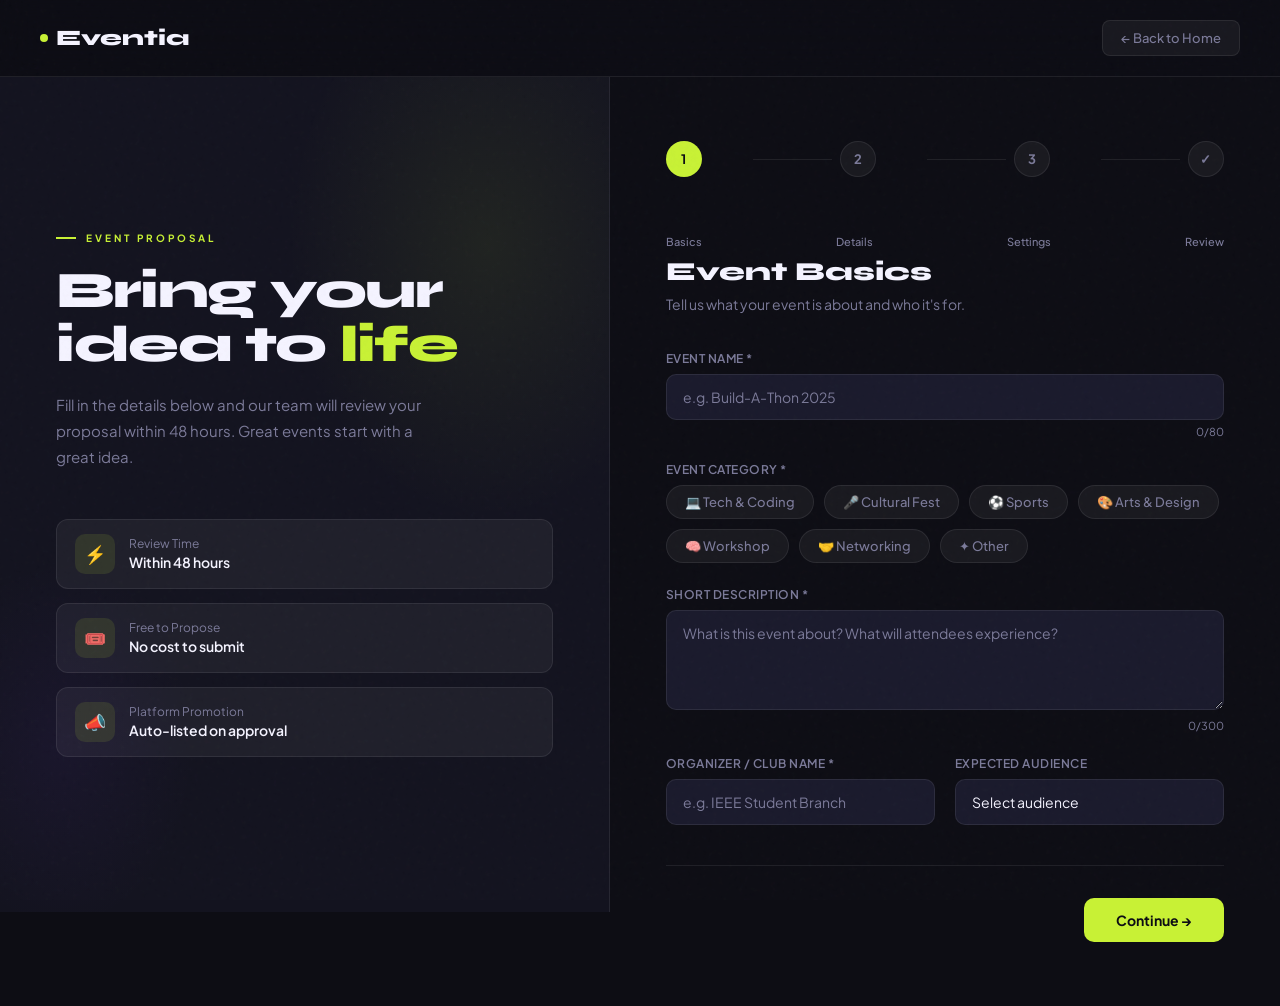
<file: propose.html>
<!DOCTYPE html>
<html lang="en">
<head>
<meta charset="UTF-8">
<meta name="viewport" content="width=device-width, initial-scale=1.0">
<title>Propose an Event — Eventia</title>
<link href="https://fonts.googleapis.com/css2?family=Syne:wght@400;600;700;800&family=Plus+Jakarta+Sans:wght@300;400;500;600;700&display=swap" rel="stylesheet">
<style>
*,*::before,*::after{margin:0;padding:0;box-sizing:border-box;}
:root{
  --ink:#0d0d14;
  --surface:#13131f;
  --card:#1a1a2c;
  --card2:#1f1f30;
  --lime:#c8f135;
  --lime2:#d8ff50;
  --border:rgba(255,255,255,0.08);
  --text:#f4f3ff;
  --muted:#7b7a99;
  --faint:rgba(244,243,255,0.05);
  --error:#f87171;
  --success:#4ade80;
}
html{scroll-behavior:smooth;}
body{
  font-family:'Plus Jakarta Sans',sans-serif;
  background:var(--ink);color:var(--text);
  min-height:100vh;overflow-x:hidden;
}
body::after{
  content:'';position:fixed;inset:0;
  background-image:url("data:image/svg+xml,%3Csvg viewBox='0 0 200 200' xmlns='http://www.w3.org/2000/svg'%3E%3Cfilter id='n'%3E%3CfeTurbulence type='fractalNoise' baseFrequency='0.85' numOctaves='4' stitchTiles='stitch'/%3E%3C/filter%3E%3Crect width='100%25' height='100%25' filter='url(%23n)' opacity='0.04'/%3E%3C/svg%3E");
  pointer-events:none;z-index:999;opacity:0.5;
}

/* NAV */
nav{
  display:flex;align-items:center;justify-content:space-between;
  padding:20px 40px;border-bottom:1px solid var(--border);
  background:rgba(13,13,20,0.9);backdrop-filter:blur(20px);
  position:sticky;top:0;z-index:100;
}
.logo{
  font-family:'Syne',sans-serif;font-weight:800;font-size:22px;
  color:var(--text);text-decoration:none;
  display:flex;align-items:center;gap:8px;
}
.logo-dot{width:8px;height:8px;background:var(--lime);border-radius:50%;animation:pulse 2s infinite;}
@keyframes pulse{0%,100%{box-shadow:0 0 0 0 rgba(200,241,53,0.5);}50%{box-shadow:0 0 0 8px rgba(200,241,53,0);}}
.back-btn{
  display:flex;align-items:center;gap:8px;
  background:var(--faint);border:1px solid var(--border);
  border-radius:8px;padding:9px 18px;
  color:var(--muted);font-size:13px;font-weight:500;
  text-decoration:none;cursor:pointer;
  transition:color 0.2s,border-color 0.2s;
}
.back-btn:hover{color:var(--text);border-color:rgba(255,255,255,0.15);}

/* LAYOUT */
.page{
  display:grid;
  grid-template-columns:1fr 1.1fr;
  min-height:calc(100vh - 65px);
}

/* LEFT PANEL */
.left-panel{
  padding:64px 56px;
  border-right:1px solid var(--border);
  background:var(--surface);
  display:flex;flex-direction:column;
  justify-content:center;
  position:sticky;top:65px;
  height:calc(100vh - 65px);
  overflow:hidden;
}
.left-mesh{
  position:absolute;inset:0;
  background:
    radial-gradient(ellipse 60% 60% at 80% 20%,rgba(200,241,53,0.07) 0%,transparent 55%),
    radial-gradient(ellipse 40% 40% at 10% 80%,rgba(124,58,237,0.06) 0%,transparent 55%);
  pointer-events:none;
}
.panel-tag{
  font-size:10px;letter-spacing:3px;text-transform:uppercase;
  color:var(--lime);font-weight:700;margin-bottom:20px;
  display:flex;align-items:center;gap:10px;
}
.panel-tag::before{content:'';display:block;width:20px;height:2px;background:var(--lime);}
.panel-title{
  font-family:'Syne',sans-serif;font-weight:800;
  font-size:clamp(36px,4vw,54px);line-height:1.05;
  letter-spacing:-1.5px;margin-bottom:20px;
}
.panel-title span{color:var(--lime);}
.panel-desc{
  color:var(--muted);font-size:15px;line-height:1.75;
  max-width:380px;margin-bottom:48px;
}

/* Info pills */
.info-pills{display:flex;flex-direction:column;gap:14px;}
.info-pill{
  display:flex;align-items:center;gap:14px;
  background:var(--faint);border:1px solid var(--border);
  border-radius:12px;padding:14px 18px;
  transition:border-color 0.3s;
}
.info-pill:hover{border-color:rgba(200,241,53,0.2);}
.pill-icon{
  width:40px;height:40px;border-radius:10px;
  background:rgba(200,241,53,0.1);
  display:flex;align-items:center;justify-content:center;
  font-size:18px;flex-shrink:0;
}
.pill-label{font-size:12px;color:var(--muted);margin-bottom:2px;}
.pill-val{font-size:14px;font-weight:600;}

/* RIGHT PANEL — FORM */
.right-panel{
  padding:64px 56px;
  overflow-y:auto;
}

/* Step indicator */
.steps-bar{
  display:flex;align-items:center;gap:0;
  margin-bottom:52px;
}
.step-dot-wrap{display:flex;align-items:center;gap:0;flex:1;}
.step-dot-wrap:last-child{flex:none;}
.s-dot{
  width:36px;height:36px;border-radius:50%;
  display:flex;align-items:center;justify-content:center;
  font-size:13px;font-weight:700;flex-shrink:0;
  transition:all 0.3s;cursor:pointer;
}
.s-dot.active{background:var(--lime);color:var(--ink);}
.s-dot.done{background:rgba(200,241,53,0.2);color:var(--lime);border:1px solid rgba(200,241,53,0.4);}
.s-dot.idle{background:var(--faint);color:var(--muted);border:1px solid var(--border);}
.s-line{flex:1;height:1px;background:var(--border);margin:0 8px;transition:background 0.3s;}
.s-line.done{background:rgba(200,241,53,0.35);}
.step-label{font-size:11px;color:var(--muted);text-align:center;margin-top:6px;display:block;font-weight:500;}

/* Form step panels */
.form-step{display:none;}
.form-step.active{display:block;}

.form-section-title{
  font-family:'Syne',sans-serif;font-weight:800;
  font-size:26px;margin-bottom:6px;
}
.form-section-sub{color:var(--muted);font-size:14px;margin-bottom:36px;line-height:1.6;}

/* Field */
.field{margin-bottom:24px;}
.field-row{display:grid;grid-template-columns:1fr 1fr;gap:20px;}
label{
  display:block;font-size:12px;font-weight:600;
  color:var(--muted);letter-spacing:0.5px;text-transform:uppercase;
  margin-bottom:8px;
}
input,textarea,select{
  width:100%;background:var(--card);
  border:1px solid var(--border);border-radius:10px;
  padding:13px 16px;color:var(--text);
  font-family:'Plus Jakarta Sans',sans-serif;font-size:14px;
  transition:border-color 0.2s,box-shadow 0.2s;
  outline:none;
  -webkit-appearance:none;
}
input:focus,textarea:focus,select:focus{
  border-color:rgba(200,241,53,0.5);
  box-shadow:0 0 0 3px rgba(200,241,53,0.08);
}
input::placeholder,textarea::placeholder{color:var(--muted);}
textarea{resize:vertical;min-height:100px;}
select option{background:var(--card);}

/* Category chips */
.cat-chips{display:flex;flex-wrap:wrap;gap:10px;}
.cat-chip{
  background:var(--faint);border:1px solid var(--border);
  border-radius:100px;padding:8px 18px;
  font-size:13px;font-weight:500;color:var(--muted);
  cursor:pointer;transition:all 0.2s;user-select:none;
}
.cat-chip.selected{
  background:rgba(200,241,53,0.12);
  border-color:rgba(200,241,53,0.4);
  color:var(--lime);font-weight:700;
}

/* File drop */
.file-drop{
  border:2px dashed var(--border);border-radius:14px;
  padding:36px;text-align:center;
  cursor:pointer;transition:border-color 0.3s,background 0.3s;
  background:var(--faint);
}
.file-drop:hover,.file-drop.dragover{
  border-color:rgba(200,241,53,0.4);
  background:rgba(200,241,53,0.04);
}
.file-drop-icon{font-size:36px;margin-bottom:10px;}
.file-drop p{color:var(--muted);font-size:14px;}
.file-drop strong{color:var(--lime);}
#file-preview{display:none;margin-top:12px;font-size:13px;color:var(--lime);font-weight:600;}

/* Toggle */
.toggle-row{
  display:flex;align-items:center;justify-content:space-between;
  background:var(--card);border:1px solid var(--border);
  border-radius:10px;padding:14px 16px;margin-bottom:12px;
}
.toggle-label{font-size:14px;font-weight:500;}
.toggle-sub{font-size:12px;color:var(--muted);margin-top:2px;}
.toggle{
  width:44px;height:24px;background:var(--faint);border-radius:100px;
  border:1px solid var(--border);position:relative;cursor:pointer;
  transition:background 0.3s;flex-shrink:0;
}
.toggle.on{background:var(--lime);}
.toggle::after{
  content:'';position:absolute;
  width:18px;height:18px;border-radius:50%;background:var(--muted);
  top:2px;left:2px;transition:transform 0.3s,background 0.3s;
}
.toggle.on::after{transform:translateX(20px);background:var(--ink);}

/* Nav buttons */
.form-nav{
  display:flex;align-items:center;justify-content:space-between;
  margin-top:40px;padding-top:32px;
  border-top:1px solid var(--border);
}
.btn-back-step{
  background:transparent;border:1px solid var(--border);
  color:var(--muted);border-radius:10px;padding:12px 24px;
  font-family:'Plus Jakarta Sans',sans-serif;font-size:14px;font-weight:600;
  cursor:pointer;transition:all 0.2s;
}
.btn-back-step:hover{border-color:rgba(255,255,255,0.2);color:var(--text);}
.btn-next-step{
  background:var(--lime);color:var(--ink);
  border:none;border-radius:10px;padding:13px 32px;
  font-family:'Plus Jakarta Sans',sans-serif;font-size:14px;font-weight:700;
  cursor:pointer;transition:all 0.2s;
}
.btn-next-step:hover{background:var(--lime2);transform:translateY(-1px);}
.btn-next-step:disabled{opacity:0.4;cursor:not-allowed;transform:none;}

/* Review card */
.review-card{
  background:var(--card);border:1px solid var(--border);
  border-radius:14px;padding:24px;margin-bottom:16px;
}
.review-card-label{
  font-size:10px;letter-spacing:3px;text-transform:uppercase;
  color:var(--lime);font-weight:700;margin-bottom:12px;
}
.review-row{display:flex;justify-content:space-between;margin-bottom:10px;}
.review-row:last-child{margin-bottom:0;}
.review-key{font-size:13px;color:var(--muted);}
.review-val{font-size:13px;font-weight:600;text-align:right;max-width:60%;}

/* Success */
.success-screen{
  display:none;text-align:center;padding:60px 0;
}
.success-icon{
  width:80px;height:80px;border-radius:50%;
  background:rgba(200,241,53,0.12);border:2px solid rgba(200,241,53,0.3);
  display:flex;align-items:center;justify-content:center;
  font-size:36px;margin:0 auto 28px;
  animation:popIn 0.5s cubic-bezier(0.34,1.56,0.64,1);
}
@keyframes popIn{from{transform:scale(0);}to{transform:scale(1);}}
.success-screen h2{
  font-family:'Syne',sans-serif;font-weight:800;font-size:32px;margin-bottom:12px;
}
.success-screen p{color:var(--muted);font-size:15px;line-height:1.7;max-width:380px;margin:0 auto 36px;}
.success-id{
  display:inline-block;
  background:var(--faint);border:1px solid var(--border);
  border-radius:8px;padding:10px 20px;
  font-size:13px;font-weight:600;color:var(--lime);letter-spacing:1px;
  margin-bottom:32px;
}

/* Char count */
.char-count{font-size:11px;color:var(--muted);text-align:right;margin-top:5px;}

/* Animations */
@keyframes fadeUp{from{opacity:0;transform:translateY(20px);}to{opacity:1;transform:translateY(0);}}
.fade-up{opacity:0;animation:fadeUp 0.5s ease forwards;}
</style>
</head>
<body>

<nav>
  <a href="eventia-college.html" class="logo"><div class="logo-dot"></div>Eventia</a>
  <a href="eventia-college.html" class="back-btn">← Back to Home</a>
</nav>

<div class="page">

  <!-- LEFT PANEL -->
  <div class="left-panel">
    <div class="left-mesh"></div>
    <div style="position:relative;z-index:1;">
      <div class="panel-tag">Event Proposal</div>
      <h1 class="panel-title">Bring your<br>idea to <span>life</span></h1>
      <p class="panel-desc">Fill in the details below and our team will review your proposal within 48 hours. Great events start with a great idea.</p>

      <div class="info-pills">
        <div class="info-pill">
          <div class="pill-icon">⚡</div>
          <div>
            <div class="pill-label">Review Time</div>
            <div class="pill-val">Within 48 hours</div>
          </div>
        </div>
        <div class="info-pill">
          <div class="pill-icon">🎟️</div>
          <div>
            <div class="pill-label">Free to Propose</div>
            <div class="pill-val">No cost to submit</div>
          </div>
        </div>
        <div class="info-pill">
          <div class="pill-icon">📣</div>
          <div>
            <div class="pill-label">Platform Promotion</div>
            <div class="pill-val">Auto-listed on approval</div>
          </div>
        </div>
      </div>
    </div>
  </div>

  <!-- RIGHT PANEL -->
  <div class="right-panel">

    <!-- Step bar -->
    <div style="margin-bottom:8px;">
      <div class="steps-bar" id="steps-bar">
        <div class="step-dot-wrap">
          <div class="s-dot active" id="sd-1">1</div>
        </div>
        <div class="s-line" id="sl-1"></div>
        <div class="step-dot-wrap">
          <div class="s-dot idle" id="sd-2">2</div>
        </div>
        <div class="s-line" id="sl-2"></div>
        <div class="step-dot-wrap">
          <div class="s-dot idle" id="sd-3">3</div>
        </div>
        <div class="s-line" id="sl-3"></div>
        <div class="step-dot-wrap">
          <div class="s-dot idle" id="sd-4">✓</div>
        </div>
      </div>
      <div style="display:flex;justify-content:space-between;padding:0 0px;">
        <span class="step-label">Basics</span>
        <span class="step-label">Details</span>
        <span class="step-label">Settings</span>
        <span class="step-label">Review</span>
      </div>
    </div>

    <!-- STEP 1: Basics -->
    <div class="form-step active fade-up" id="step-1">
      <div class="form-section-title">Event Basics</div>
      <p class="form-section-sub">Tell us what your event is about and who it's for.</p>

      <div class="field">
        <label>Event Name *</label>
        <input type="text" id="ev-name" placeholder="e.g. Build-A-Thon 2025" maxlength="80">
        <div class="char-count"><span id="name-count">0</span>/80</div>
      </div>

      <div class="field">
        <label>Event Category *</label>
        <div class="cat-chips" id="cat-chips">
          <div class="cat-chip" data-val="tech">💻 Tech & Coding</div>
          <div class="cat-chip" data-val="cultural">🎤 Cultural Fest</div>
          <div class="cat-chip" data-val="sports">⚽ Sports</div>
          <div class="cat-chip" data-val="arts">🎨 Arts & Design</div>
          <div class="cat-chip" data-val="workshop">🧠 Workshop</div>
          <div class="cat-chip" data-val="networking">🤝 Networking</div>
          <div class="cat-chip" data-val="other">✦ Other</div>
        </div>
      </div>

      <div class="field">
        <label>Short Description *</label>
        <textarea id="ev-desc" placeholder="What is this event about? What will attendees experience?" maxlength="300" rows="3"></textarea>
        <div class="char-count"><span id="desc-count">0</span>/300</div>
      </div>

      <div class="field field-row">
        <div>
          <label>Organizer / Club Name *</label>
          <input type="text" id="ev-org" placeholder="e.g. IEEE Student Branch">
        </div>
        <div>
          <label>Expected Audience</label>
          <select id="ev-audience">
            <option value="">Select audience</option>
            <option>All Students</option>
            <option>1st Years Only</option>
            <option>Final Years Only</option>
            <option>Specific Department</option>
            <option>Inter-College</option>
          </select>
        </div>
      </div>

      <div class="form-nav">
        <span></span>
        <button class="btn-next-step" onclick="goStep(2)">Continue →</button>
      </div>
    </div>

    <!-- STEP 2: Details -->
    <div class="form-step fade-up" id="step-2">
      <div class="form-section-title">Event Details</div>
      <p class="form-section-sub">Date, venue, and logistics — the essentials.</p>

      <div class="field field-row">
        <div>
          <label>Start Date & Time *</label>
          <input type="datetime-local" id="ev-start">
        </div>
        <div>
          <label>End Date & Time *</label>
          <input type="datetime-local" id="ev-end">
        </div>
      </div>

      <div class="field">
        <label>Venue / Location *</label>
        <input type="text" id="ev-venue" placeholder="e.g. Main Auditorium, Block C or Online">
      </div>

      <div class="field field-row">
        <div>
          <label>Max Capacity *</label>
          <input type="number" id="ev-capacity" placeholder="e.g. 200" min="1">
        </div>
        <div>
          <label>Registration Deadline</label>
          <input type="date" id="ev-deadline">
        </div>
      </div>

      <div class="field">
        <label>Event Poster / Banner</label>
        <div class="file-drop" id="file-drop" onclick="document.getElementById('ev-poster').click()">
          <div class="file-drop-icon">🖼️</div>
          <p><strong>Click to upload</strong> or drag & drop</p>
          <p style="margin-top:4px;font-size:12px;">PNG, JPG up to 5MB</p>
          <div id="file-preview"></div>
        </div>
        <input type="file" id="ev-poster" accept="image/*" style="display:none">
      </div>

      <div class="form-nav">
        <button class="btn-back-step" onclick="goStep(1)">← Back</button>
        <button class="btn-next-step" onclick="goStep(3)">Continue →</button>
      </div>
    </div>

    <!-- STEP 3: Settings -->
    <div class="form-step fade-up" id="step-3">
      <div class="form-section-title">Event Settings</div>
      <p class="form-section-sub">Configure ticketing, visibility, and special options.</p>

      <div class="field field-row">
        <div>
          <label>Ticket Price (₹)</label>
          <input type="number" id="ev-price" placeholder="0 = Free" min="0">
        </div>
        <div>
          <label>Contact Email *</label>
          <input type="email" id="ev-email" placeholder="organizer@college.edu">
        </div>
      </div>

      <div class="field">
        <label>Special Requirements / Notes</label>
        <textarea id="ev-notes" placeholder="Any special equipment, permissions, or notes for the review team..." rows="3"></textarea>
      </div>

      <div class="field" style="margin-top:8px;">
        <label style="margin-bottom:14px;">Options</label>
        <div class="toggle-row">
          <div>
            <div class="toggle-label">Enable Live Streaming</div>
            <div class="toggle-sub">Broadcast this event on Eventia's live stream section</div>
          </div>
          <div class="toggle" id="tog-stream" onclick="toggleOpt(this)"></div>
        </div>
        <div class="toggle-row">
          <div>
            <div class="toggle-label">Allow Team Registrations</div>
            <div class="toggle-sub">Let students register as a group/team</div>
          </div>
          <div class="toggle" id="tog-team" onclick="toggleOpt(this)"></div>
        </div>
        <div class="toggle-row">
          <div>
            <div class="toggle-label">Waitlist Mode</div>
            <div class="toggle-sub">Automatically add overflow registrations to a waitlist</div>
          </div>
          <div class="toggle" id="tog-wait" onclick="toggleOpt(this)"></div>
        </div>
      </div>

      <div class="form-nav">
        <button class="btn-back-step" onclick="goStep(2)">← Back</button>
        <button class="btn-next-step" onclick="goStep(4)">Review Proposal →</button>
      </div>
    </div>

    <!-- STEP 4: Review -->
    <div class="form-step fade-up" id="step-4">
      <div class="form-section-title">Review & Submit</div>
      <p class="form-section-sub">Double-check everything before sending your proposal.</p>

      <div class="review-card">
        <div class="review-card-label">Event Basics</div>
        <div class="review-row"><span class="review-key">Event Name</span><span class="review-val" id="r-name">—</span></div>
        <div class="review-row"><span class="review-key">Category</span><span class="review-val" id="r-cat">—</span></div>
        <div class="review-row"><span class="review-key">Organizer</span><span class="review-val" id="r-org">—</span></div>
        <div class="review-row"><span class="review-key">Audience</span><span class="review-val" id="r-audience">—</span></div>
      </div>

      <div class="review-card">
        <div class="review-card-label">Logistics</div>
        <div class="review-row"><span class="review-key">Date & Time</span><span class="review-val" id="r-date">—</span></div>
        <div class="review-row"><span class="review-key">Venue</span><span class="review-val" id="r-venue">—</span></div>
        <div class="review-row"><span class="review-key">Capacity</span><span class="review-val" id="r-cap">—</span></div>
        <div class="review-row"><span class="review-key">Deadline</span><span class="review-val" id="r-deadline">—</span></div>
      </div>

      <div class="review-card">
        <div class="review-card-label">Settings</div>
        <div class="review-row"><span class="review-key">Ticket Price</span><span class="review-val" id="r-price">—</span></div>
        <div class="review-row"><span class="review-key">Live Streaming</span><span class="review-val" id="r-stream">—</span></div>
        <div class="review-row"><span class="review-key">Team Registration</span><span class="review-val" id="r-team">—</span></div>
        <div class="review-row"><span class="review-key">Waitlist</span><span class="review-val" id="r-wait">—</span></div>
        <div class="review-row"><span class="review-key">Contact</span><span class="review-val" id="r-email">—</span></div>
      </div>

      <div style="
        background:rgba(200,241,53,0.06);border:1px solid rgba(200,241,53,0.2);
        border-radius:12px;padding:16px 20px;margin-top:4px;
        display:flex;gap:12px;align-items:flex-start;
      ">
        <span style="font-size:18px;flex-shrink:0;">ℹ️</span>
        <div style="font-size:13px;color:var(--muted);line-height:1.6;">
          By submitting, you confirm this event follows college guidelines. Our team will review and respond within <strong style="color:var(--text);">48 hours</strong>.
        </div>
      </div>

      <div class="form-nav">
        <button class="btn-back-step" onclick="goStep(3)">← Back</button>
        <button class="btn-next-step" onclick="submitProposal()">Submit Proposal ✦</button>
      </div>
    </div>

    <!-- SUCCESS -->
    <div class="success-screen" id="success-screen">
      <div class="success-icon">🎉</div>
      <h2>Proposal Submitted!</h2>
      <p>Your event proposal has been received. Our team will review it and get back to you within 48 hours.</p>
      <div class="success-id" id="proposal-id"></div>
      <div style="display:flex;gap:12px;justify-content:center;flex-wrap:wrap;">
        <button class="btn-next-step" onclick="window.location.href='eventia-college.html'">← Back to Home</button>
        <button class="btn-back-step" onclick="resetForm()">Submit Another</button>
      </div>
    </div>

  </div>
</div>

<script>
let currentStep = 1;
let selectedCategory = '';

// Category chips
document.querySelectorAll('.cat-chip').forEach(chip => {
  chip.addEventListener('click', () => {
    document.querySelectorAll('.cat-chip').forEach(c => c.classList.remove('selected'));
    chip.classList.add('selected');
    selectedCategory = chip.dataset.val;
  });
});

// Char counters
document.getElementById('ev-name').addEventListener('input', function() {
  document.getElementById('name-count').textContent = this.value.length;
});
document.getElementById('ev-desc').addEventListener('input', function() {
  document.getElementById('desc-count').textContent = this.value.length;
});

// File drop
const fileDrop = document.getElementById('file-drop');
const fileInput = document.getElementById('ev-poster');

fileDrop.addEventListener('dragover', e => { e.preventDefault(); fileDrop.classList.add('dragover'); });
fileDrop.addEventListener('dragleave', () => fileDrop.classList.remove('dragover'));
fileDrop.addEventListener('drop', e => {
  e.preventDefault(); fileDrop.classList.remove('dragover');
  if (e.dataTransfer.files[0]) handleFile(e.dataTransfer.files[0]);
});
fileInput.addEventListener('change', function() { if (this.files[0]) handleFile(this.files[0]); });

function handleFile(file) {
  const preview = document.getElementById('file-preview');
  preview.style.display = 'block';
  preview.textContent = `✓ ${file.name} (${(file.size/1024).toFixed(0)}KB)`;
}

// Toggles
function toggleOpt(el) { el.classList.toggle('on'); }

// Step nav
function goStep(n) {
  document.getElementById(`step-${currentStep}`).classList.remove('active');
  currentStep = n;
  document.getElementById(`step-${n}`).classList.add('active');
  document.getElementById(`step-${n}`).classList.remove('fade-up');
  void document.getElementById(`step-${n}`).offsetWidth;
  document.getElementById(`step-${n}`).classList.add('fade-up');

  // Update dots
  [1,2,3,4].forEach(i => {
    const dot = document.getElementById(`sd-${i}`);
    if (i < n) { dot.className = 's-dot done'; dot.textContent = '✓'; }
    else if (i === n) { dot.className = 's-dot active'; dot.textContent = i === 4 ? '✓' : i; }
    else { dot.className = 's-dot idle'; dot.textContent = i; }
  });
  [1,2,3].forEach(i => {
    document.getElementById(`sl-${i}`).className = i < n ? 's-line done' : 's-line';
  });

  // Populate review
  if (n === 4) populateReview();

  document.querySelector('.right-panel').scrollTo({top:0,behavior:'smooth'});
}

function populateReview() {
  const fmt = v => v || '—';
  const selectedChip = document.querySelector('.cat-chip.selected');
  document.getElementById('r-name').textContent = fmt(document.getElementById('ev-name').value);
  document.getElementById('r-cat').textContent = selectedChip ? selectedChip.textContent : '—';
  document.getElementById('r-org').textContent = fmt(document.getElementById('ev-org').value);
  document.getElementById('r-audience').textContent = fmt(document.getElementById('ev-audience').value);

  const start = document.getElementById('ev-start').value;
  const end = document.getElementById('ev-end').value;
  document.getElementById('r-date').textContent = start ? `${new Date(start).toLocaleString('en-IN',{dateStyle:'medium',timeStyle:'short'})}${end?' – '+new Date(end).toLocaleString('en-IN',{timeStyle:'short'}):''}` : '—';
  document.getElementById('r-venue').textContent = fmt(document.getElementById('ev-venue').value);
  document.getElementById('r-cap').textContent = document.getElementById('ev-capacity').value ? document.getElementById('ev-capacity').value + ' attendees' : '—';
  document.getElementById('r-deadline').textContent = document.getElementById('ev-deadline').value ? new Date(document.getElementById('ev-deadline').value).toLocaleDateString('en-IN',{dateStyle:'medium'}) : '—';

  const price = document.getElementById('ev-price').value;
  document.getElementById('r-price').textContent = !price || price == 0 ? 'Free' : `₹${price}`;
  document.getElementById('r-stream').textContent = document.getElementById('tog-stream').classList.contains('on') ? '✓ Enabled' : 'Disabled';
  document.getElementById('r-team').textContent = document.getElementById('tog-team').classList.contains('on') ? '✓ Enabled' : 'Disabled';
  document.getElementById('r-wait').textContent = document.getElementById('tog-wait').classList.contains('on') ? '✓ Enabled' : 'Disabled';
  document.getElementById('r-email').textContent = fmt(document.getElementById('ev-email').value);
}

function submitProposal() {
  // Simulate submission
  document.getElementById('step-4').classList.remove('active');
  const success = document.getElementById('success-screen');
  success.style.display = 'block';
  // Generate proposal ID
  const id = 'EVT-' + Date.now().toString().slice(-6).toUpperCase();
  document.getElementById('proposal-id').textContent = `Proposal ID: ${id}`;
  document.querySelector('.right-panel').scrollTo({top:0,behavior:'smooth'});
}

function resetForm() {
  document.getElementById('success-screen').style.display = 'none';
  currentStep = 1;
  document.getElementById('step-1').classList.add('active');
  [1,2,3,4].forEach(i => {
    const dot = document.getElementById(`sd-${i}`);
    dot.className = i === 1 ? 's-dot active' : 's-dot idle';
    dot.textContent = i;
  });
  [1,2,3].forEach(i => document.getElementById(`sl-${i}`).className = 's-line');
}
</script>
</body>
</html>
</file>
